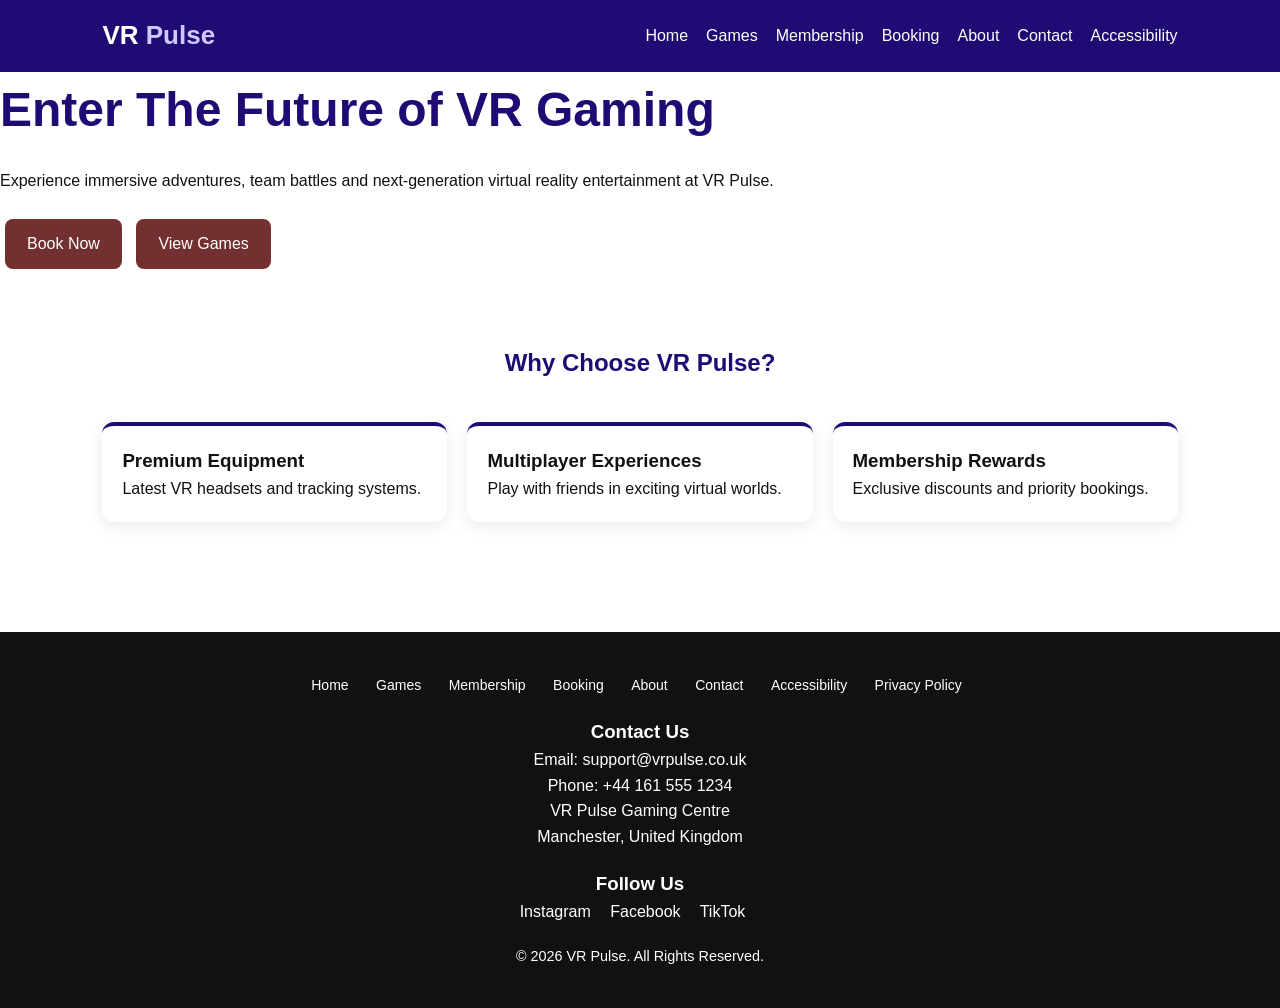
<file: index.html>
<!DOCTYPE html>
<html>
<head>
<title>VR Pulse</title>
<link rel="stylesheet" href="style.css">
</head>
<body>

<header>

<div class="logo">
    VR <span>Pulse</span>
</div>

<button class="hamburger">
☰
</button>

<nav>
<ul>
    <a href="index.html">Home</a>
    <a href="games.html">Games</a>
    <a href="membership.html">Membership</a>
    <a href="booking.html">Booking</a>
    <a href="about.html">About</a>
    <a href="contact.html">Contact</a>
    <a href="accessibility.html">Accessibility</a>
</ul>
</nav>
</header>

<section class="hero">
<div class="hero-content">
<h1>Enter The Future of VR Gaming</h1>

<p>
       Experience immersive adventures, team battles and
       next-generation virtual reality entertainment at VR Pulse.
</p>

<a href="booking.html" class="btn">Book Now</a>
<a href="games.html" class="btn">View Games</a>

</div>


<section class="section">
<h2 class="section-title">Why Choose VR Pulse?</h2>

<div class="cards">

<div class="card">
<h3>Premium Equipment</h3>
<p>Latest VR headsets and tracking systems.</p>
</div>

<div class="card">
<h3>Multiplayer Experiences</h3>
<p>Play with friends in exciting virtual worlds.</p>
</div>

<div class="card">
<h3>Membership Rewards</h3>
<p>Exclusive discounts and priority bookings.</p>
</div>

</div>
</section>

<footer>

<div class="footer-links">
    <a href="index.html">Home</a>
    <a href="games.html">Games</a>
    <a href="membership.html">Membership</a>
    <a href="booking.html">Booking</a>
    <a href="about.html">About</a>
    <a href="contact.html">Contact</a>
    <a href="accessibility.html">Accessibility</a>
    <a href="privacy.html">Privacy Policy</a>
</div>

<div class="footer-contact">

    <h3>Contact Us</h3>

    <p>Email: support@vrpulse.co.uk</p>

    <p>Phone: +44 161 555 1234</p>

    <p>
        VR Pulse Gaming Centre<br>
        Manchester, United Kingdom
    </p>

</div>

<div class="footer-social">

    <h3>Follow Us</h3>

    <a href="#">Instagram</a>
    <a href="#">Facebook</a>
    <a href="#">TikTok</a>

</div>

<p class="copyright">
    © 2026 VR Pulse. All Rights Reserved.
</p>

</footer>

<script src="script.js"></script>

</body>
</html>
</file>
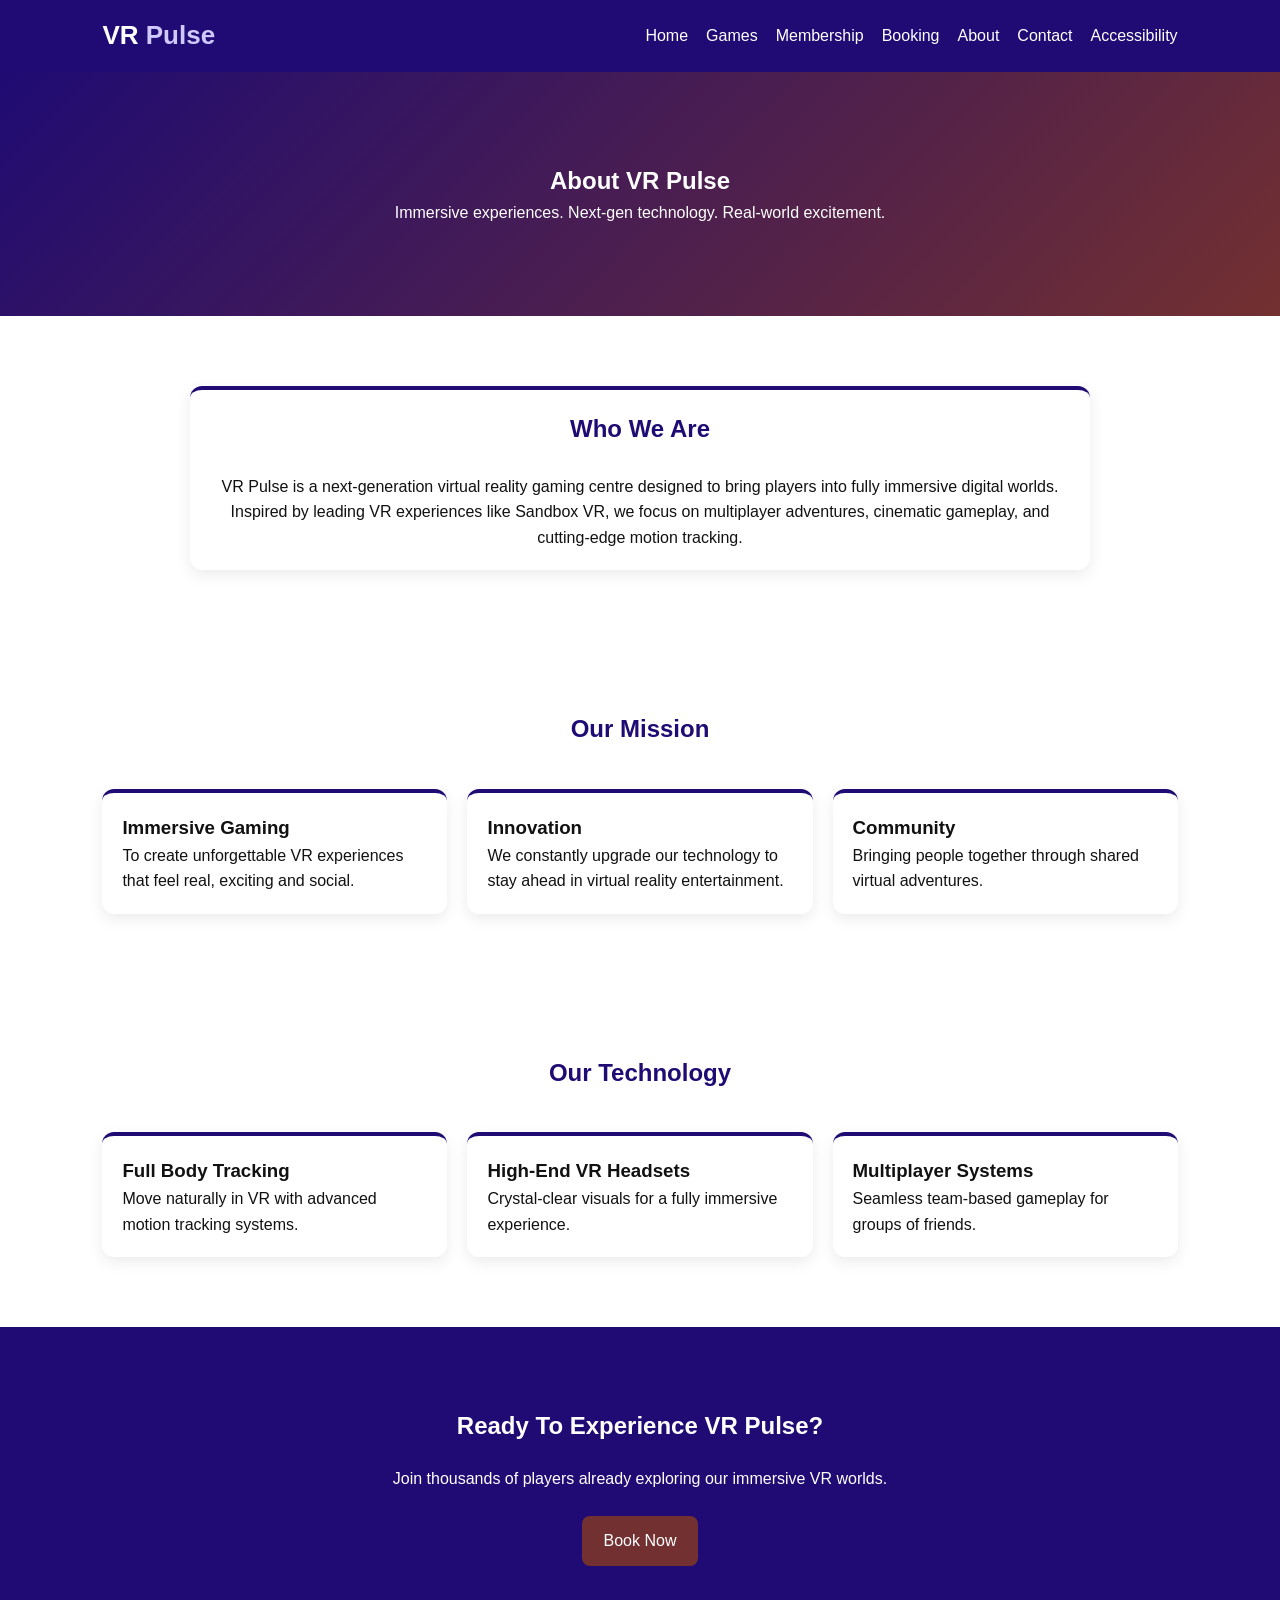
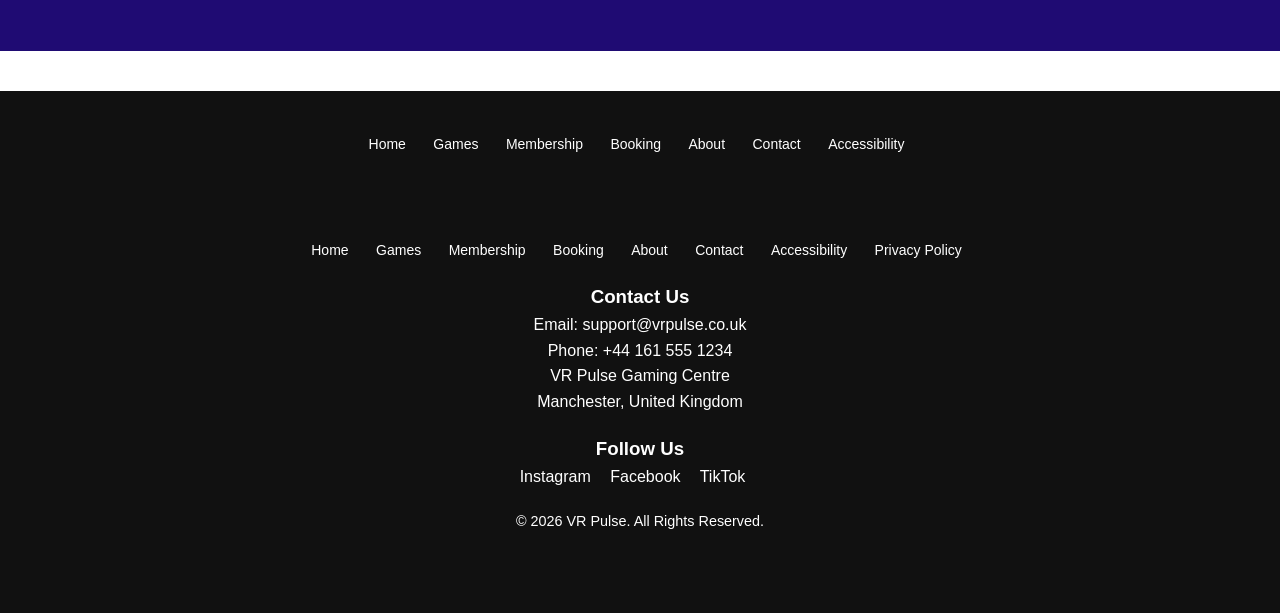
<file: about.html>
<!DOCTYPE html>

<html lang="en">

<head>
<meta charset="UTF-8">
<meta name="viewport" content="width=device-width, initial-scale=1.0">
<title>VR Pulse | About</title>

<link rel="stylesheet" href="style.css">

</head>

<body>

<header>

<div class="logo">
    VR <span>Pulse</span>
</div>

<nav>
    <ul>
        <li><a href="index.html">Home</a></li>
        <li><a href="games.html">Games</a></li>
        <li><a href="membership.html">Membership</a></li>
        <li><a href="booking.html">Booking</a></li>
        <li><a href="about.html">About</a></li>
        <li><a href="contact.html">Contact</a></li>
        <li><a href="accessibility.html">Accessibility</a></li>
    </ul>
</nav>


</header>

<!-- HERO HEADER -->

<section class="page-header">


<h1>About VR Pulse</h1>

<p>
    Immersive experiences. Next-gen technology. Real-world excitement.
</p>


</section>

<!-- ABOUT INTRO -->

<section class="section">


<div class="card" style="max-width:900px; margin:auto; text-align:center;">

    <h2 style="color:#1F0B73;">Who We Are</h2>

    <br>

    <p>
        VR Pulse is a next-generation virtual reality gaming centre
        designed to bring players into fully immersive digital worlds.
        Inspired by leading VR experiences like Sandbox VR, we focus on
        multiplayer adventures, cinematic gameplay, and cutting-edge motion tracking.
    </p>

</div>


</section>

<!-- MISSION / VISION -->

<section class="section">


<h2 class="section-title">Our Mission</h2>

<div class="cards">

    <div class="card">

        <h3>Immersive Gaming</h3>

        <p>
            To create unforgettable VR experiences that feel real, exciting and social.
        </p>

    </div>

    <div class="card">

        <h3>Innovation</h3>

        <p>
            We constantly upgrade our technology to stay ahead in virtual reality entertainment.
        </p>

    </div>

    <div class="card">

        <h3>Community</h3>

        <p>
            Bringing people together through shared virtual adventures.
        </p>

    </div>

</div>


</section>

<!-- TECHNOLOGY SECTION -->

<section class="section">


<h2 class="section-title">Our Technology</h2>

<div class="cards">

    <div class="card">

        <h3>Full Body Tracking</h3>

        <p>
            Move naturally in VR with advanced motion tracking systems.
        </p>

    </div>

    <div class="card">

        <h3>High-End VR Headsets</h3>

        <p>
            Crystal-clear visuals for a fully immersive experience.
        </p>

    </div>

    <div class="card">

        <h3>Multiplayer Systems</h3>

        <p>
            Seamless team-based gameplay for groups of friends.
        </p>

    </div>

</div>


</section>

<!-- CTA -->

<section style="background:#1F0B73; color:white; padding:80px 8%; text-align:center;">


<h2>Ready To Experience VR Pulse?</h2>

<p style="margin:20px auto; max-width:700px;">
    Join thousands of players already exploring our immersive VR worlds.
</p>

<a href="booking.html" class="btn">
    Book Now
</a>


</section>

<footer>


<div class="footer-links">

    <a href="index.html">Home</a>
    <a href="games.html">Games</a>
    <a href="membership.html">Membership</a>
    <a href="booking.html">Booking</a>
    <a href="about.html">About</a>
    <a href="contact.html">Contact</a>
    <a href="accessibility.html">Accessibility</a>

</div>

<footer>

<div class="footer-links">
    <a href="index.html">Home</a>
    <a href="games.html">Games</a>
    <a href="membership.html">Membership</a>
    <a href="booking.html">Booking</a>
    <a href="about.html">About</a>
    <a href="contact.html">Contact</a>
    <a href="accessibility.html">Accessibility</a>
    <a href="privacy.html">Privacy Policy</a>
</div>

<div class="footer-contact">

    <h3>Contact Us</h3>

    <p>Email: support@vrpulse.co.uk</p>

    <p>Phone: +44 161 555 1234</p>

    <p>
        VR Pulse Gaming Centre<br>
        Manchester, United Kingdom
    </p>

</div>

<div class="footer-social">

    <h3>Follow Us</h3>

    <a href="#">Instagram</a>
    <a href="#">Facebook</a>
    <a href="#">TikTok</a>

</div>

<p class="copyright">
    © 2026 VR Pulse. All Rights Reserved.
</p>

</footer>

<script src="script.js"></script>

</body>
</html>
</file>
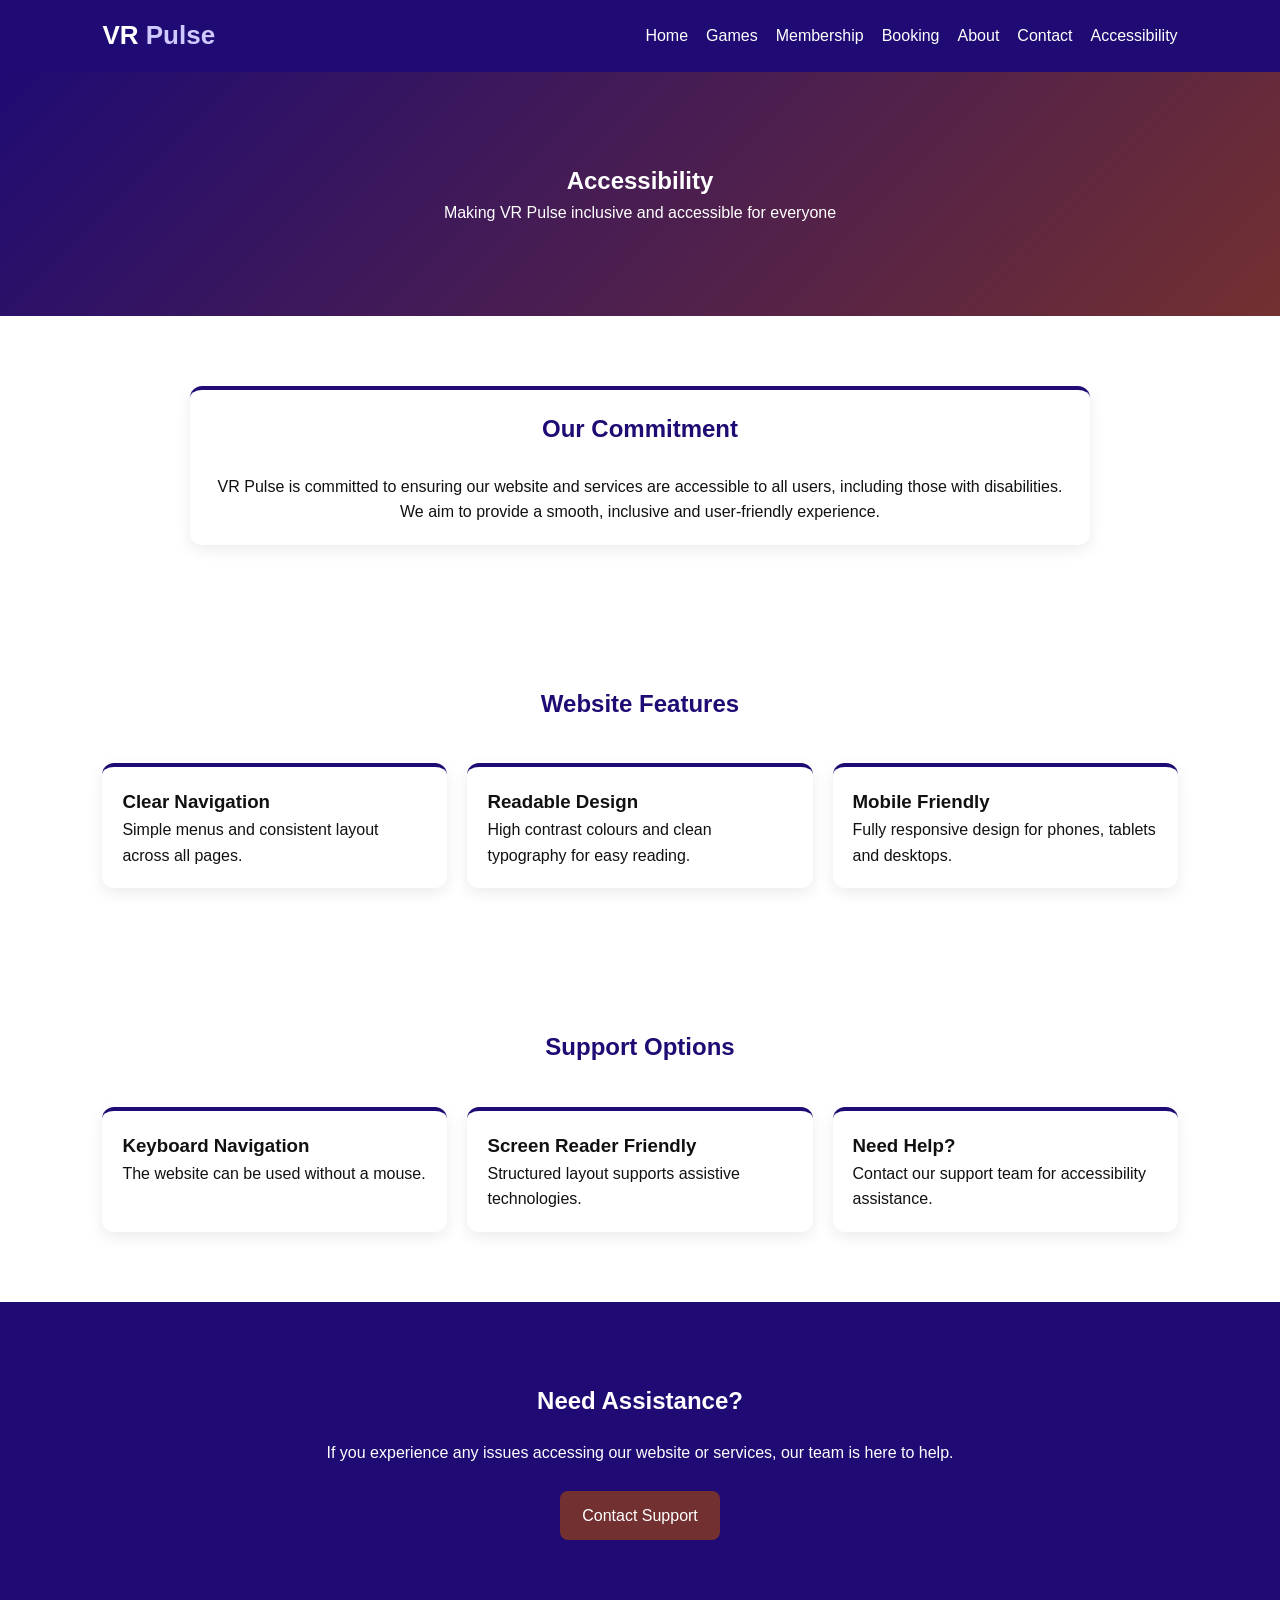
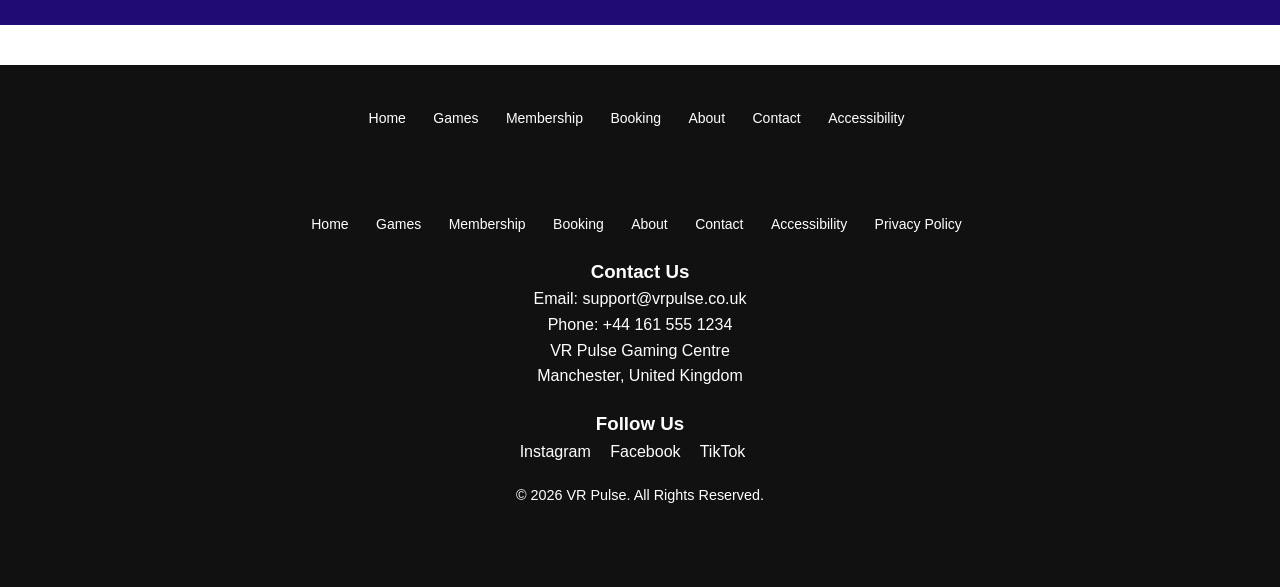
<file: accessibility.html>
<!DOCTYPE html>

<html lang="en">

<head>
<meta charset="UTF-8">
<meta name="viewport" content="width=device-width, initial-scale=1.0">
<title>VR Pulse | Accessibility</title>

<link rel="stylesheet" href="style.css">

</head>

<body>

<header>

<div class="logo">
    VR <span>Pulse</span>
</div>

<nav>
    <ul>
        <li><a href="index.html">Home</a></li>
        <li><a href="games.html">Games</a></li>
        <li><a href="membership.html">Membership</a></li>
        <li><a href="booking.html">Booking</a></li>
        <li><a href="about.html">About</a></li>
        <li><a href="contact.html">Contact</a></li>
        <li><a href="accessibility.html">Accessibility</a></li>
    </ul>
</nav>


</header>

<!-- PAGE HEADER -->

<section class="page-header">


<h1>Accessibility</h1>

<p>
    Making VR Pulse inclusive and accessible for everyone
</p>


</section>

<!-- INTRO -->

<section class="section">


<div class="card" style="max-width:900px; margin:auto; text-align:center;">

    <h2 style="color:#1F0B73;">Our Commitment</h2>

    <br>

    <p>
        VR Pulse is committed to ensuring our website and services
        are accessible to all users, including those with disabilities.
        We aim to provide a smooth, inclusive and user-friendly experience.
    </p>

</div>


</section>

<!-- ACCESSIBILITY FEATURES -->

<section class="section">


<h2 class="section-title">Website Features</h2>

<div class="cards">

    <div class="card">

        <h3>Clear Navigation</h3>

        <p>
            Simple menus and consistent layout across all pages.
        </p>

    </div>

    <div class="card">

        <h3>Readable Design</h3>

        <p>
            High contrast colours and clean typography for easy reading.
        </p>

    </div>

    <div class="card">

        <h3>Mobile Friendly</h3>

        <p>
            Fully responsive design for phones, tablets and desktops.
        </p>

    </div>

</div>


</section>

<!-- ACCESSIBILITY SUPPORT -->

<section class="section">


<h2 class="section-title">Support Options</h2>

<div class="cards">

    <div class="card">

        <h3>Keyboard Navigation</h3>

        <p>
            The website can be used without a mouse.
        </p>

    </div>

    <div class="card">

        <h3>Screen Reader Friendly</h3>

        <p>
            Structured layout supports assistive technologies.
        </p>

    </div>

    <div class="card">

        <h3>Need Help?</h3>

        <p>
            Contact our support team for accessibility assistance.
        </p>

    </div>

</div>


</section>

<!-- CTA -->

<section style="background:#1F0B73; color:white; padding:80px 8%; text-align:center;">


<h2>Need Assistance?</h2>

<p style="margin:20px auto; max-width:700px;">
    If you experience any issues accessing our website or services,
    our team is here to help.
</p>

<a href="contact.html" class="btn">
    Contact Support
</a>


</section>

<footer>


<div class="footer-links">

    <a href="index.html">Home</a>
    <a href="games.html">Games</a>
    <a href="membership.html">Membership</a>
    <a href="booking.html">Booking</a>
    <a href="about.html">About</a>
    <a href="contact.html">Contact</a>
    <a href="accessibility.html">Accessibility</a>

</div>

<footer>

<div class="footer-links">
    <a href="index.html">Home</a>
    <a href="games.html">Games</a>
    <a href="membership.html">Membership</a>
    <a href="booking.html">Booking</a>
    <a href="about.html">About</a>
    <a href="contact.html">Contact</a>
    <a href="accessibility.html">Accessibility</a>
    <a href="privacy.html">Privacy Policy</a>
</div>

<div class="footer-contact">

    <h3>Contact Us</h3>

    <p>Email: support@vrpulse.co.uk</p>

    <p>Phone: +44 161 555 1234</p>

    <p>
        VR Pulse Gaming Centre<br>
        Manchester, United Kingdom
    </p>

</div>

<div class="footer-social">

    <h3>Follow Us</h3>

    <a href="#">Instagram</a>
    <a href="#">Facebook</a>
    <a href="#">TikTok</a>

</div>

<p class="copyright">
    © 2026 VR Pulse. All Rights Reserved.
</p>

</footer>

<script src="script.js"></script>

</body>
</html>
</file>
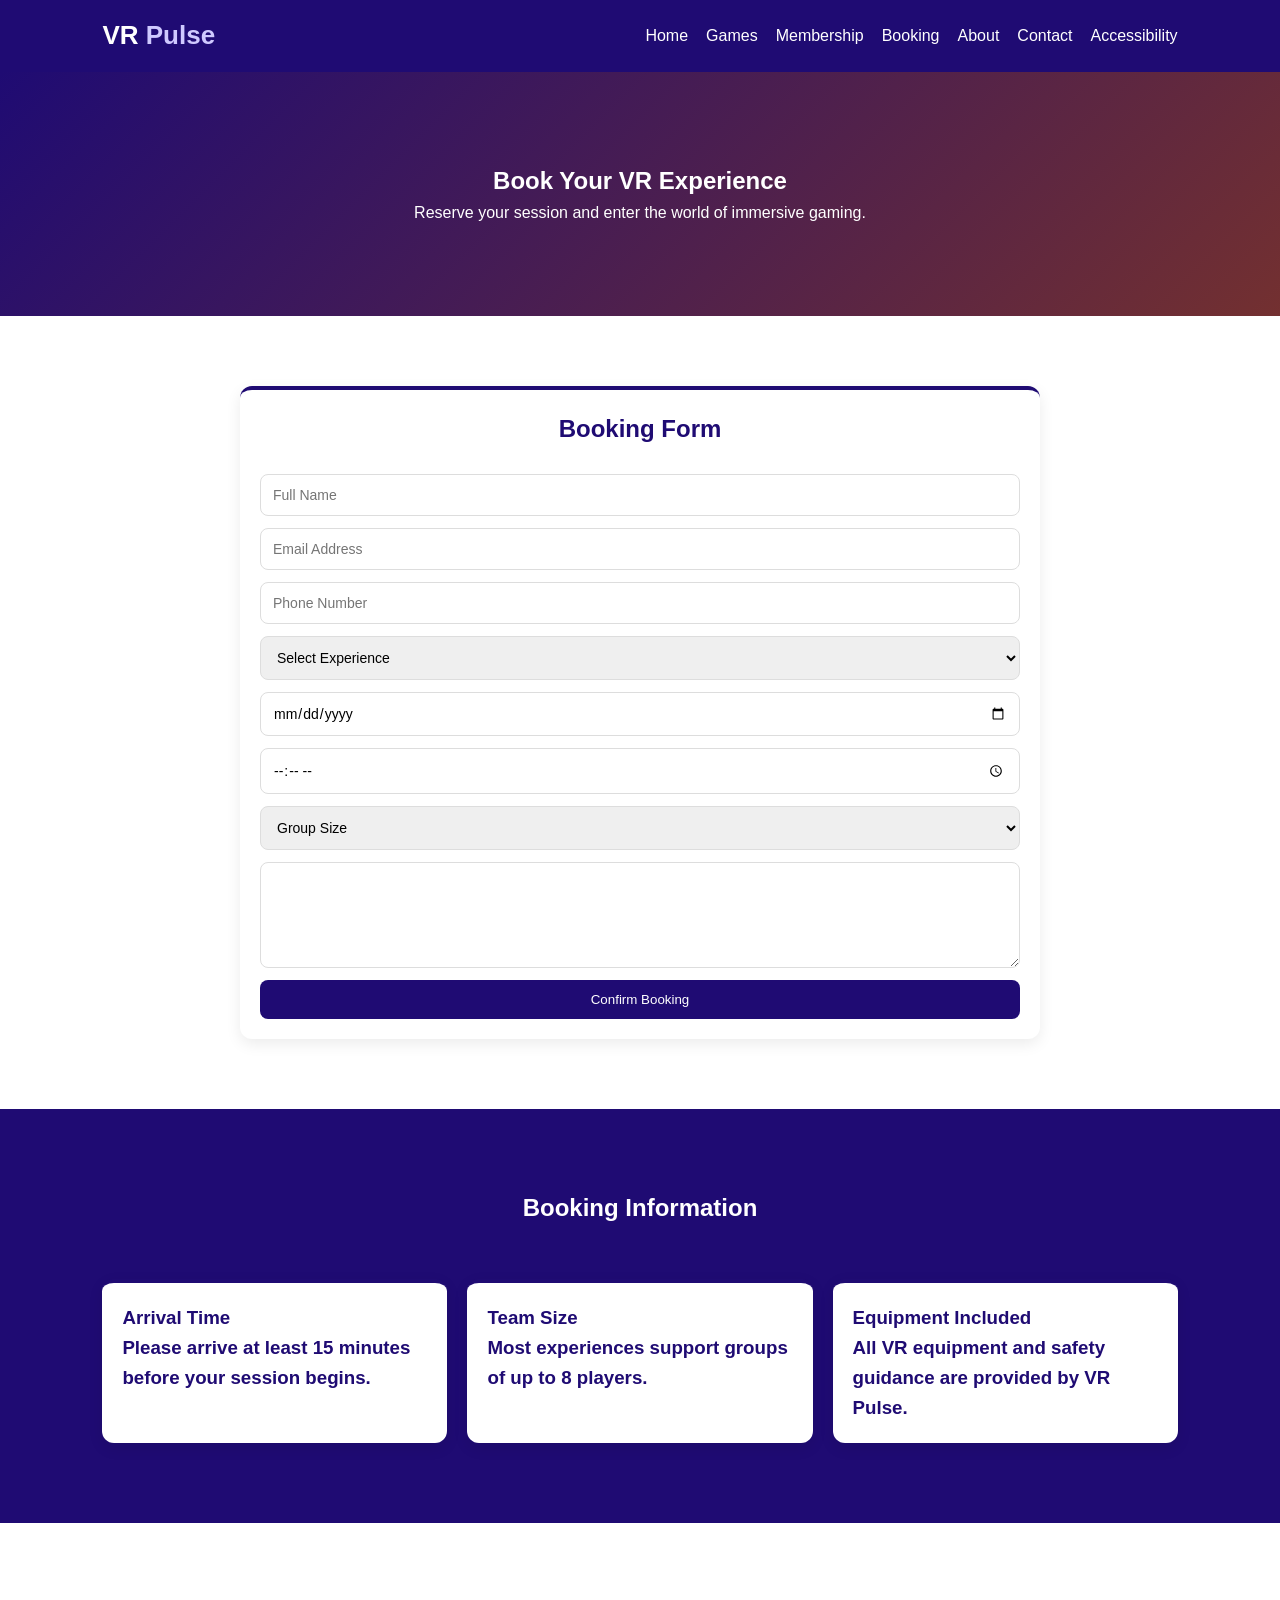
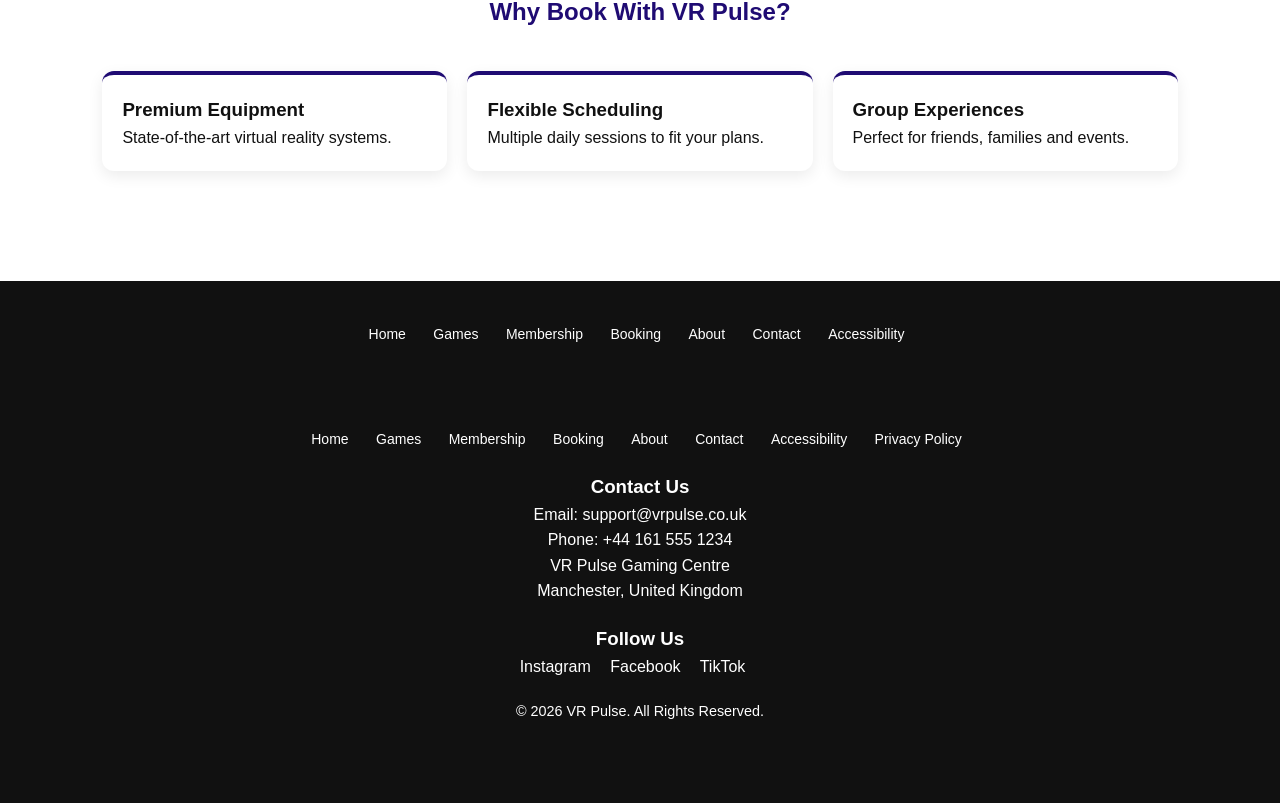
<file: booking.html>
<!DOCTYPE html>

<html lang="en">

<head>
<meta charset="UTF-8">
<meta name="viewport" content="width=device-width, initial-scale=1.0">
<title>VR Pulse | Booking</title>

<link rel="stylesheet" href="style.css">

</head>

<body>

<header>


<div class="logo">
    VR <span>Pulse</span>
</div>

<nav>
    <ul>
        <li><a href="index.html">Home</a></li>
        <li><a href="games.html">Games</a></li>
        <li><a href="membership.html">Membership</a></li>
        <li><a href="booking.html">Booking</a></li>
        <li><a href="about.html">About</a></li>
        <li><a href="contact.html">Contact</a></li>
        <li><a href="accessibility.html">Accessibility</a></li>
    </ul>
</nav>


</header>

<section class="page-header">


<h1>Book Your VR Experience</h1>

<p>
    Reserve your session and enter the world of immersive gaming.
</p>


</section>

<section class="section">


<div class="card" style="max-width:800px; margin:auto;">

    <h2 style="text-align:center; color:#1F0B73;">
        Booking Form
    </h2>

    <br>

    <form>

        <input
        type="text"
        placeholder="Full Name"
        required>

        <input
        type="email"
        placeholder="Email Address"
        required>

        <input
        type="tel"
        placeholder="Phone Number"
        required>

        <select required>

            <option value="">
                Select Experience
            </option>

            <option>
                Deadwood Valley
            </option>

            <option>
                Amber Sky 2088
            </option>

            <option>
                Curse of Davy Jones
            </option>

            <option>
                Squid Game Virtuals
            </option>

        </select>

        <input
        type="date"
        required>

        <input
        type="time"
        required>

        <select required>

            <option value="">
                Group Size
            </option>

            <option>1-2 Players</option>
            <option>3-4 Players</option>
            <option>5-6 Players</option>
            <option>7-8 Players</option>

        </select>

        <textarea
        rows="5"
        placeholder="Additional Notes (Optional)">
        </textarea>

        <button type="submit">
            Confirm Booking
        </button>

    </form>

</div>


</section>

<section
style="
background:#1F0B73;
color:white;
padding:80px 8%;
">


<h2 style="text-align:center;">
    Booking Information
</h2>

<br><br>

<div class="cards">

    <div class="card">

        <h3 style="color:#1F0B73;"> 
            Arrival Time

        <p>
            Please arrive at least
            15 minutes before your session begins.
        </p>

    </div>

    <div class="card">

        <h3 style="color:#1F0B73;">
            Team Size

        <p>
            Most experiences support
            groups of up to 8 players.
        </p>

    </div>

    <div class="card">

        <h3 style="color:#1F0B73;">
            Equipment Included
        

        <p>
            All VR equipment and safety guidance
            are provided by VR Pulse.
        </p>

    </div>

</div>


</section>

<section class="section">


<h2 class="section-title">
    Why Book With VR Pulse?
</h2>

<div class="cards">

    <div class="card">

        <h3>Premium Equipment</h3>

        <p>
            State-of-the-art virtual reality systems.
        </p>

    </div>

    <div class="card">

        <h3>Flexible Scheduling</h3>

        <p>
            Multiple daily sessions to fit your plans.
        </p>

    </div>

    <div class="card">

        <h3>Group Experiences</h3>

        <p>
            Perfect for friends, families and events.
        </p>

    </div>

</div>


</section>

<footer>


<div class="footer-links">

    <a href="index.html">Home</a>
    <a href="games.html">Games</a>
    <a href="membership.html">Membership</a>
    <a href="booking.html">Booking</a>
    <a href="about.html">About</a>
    <a href="contact.html">Contact</a>
    <a href="accessibility.html">Accessibility</a>

</div>

<footer>

<div class="footer-links">
    <a href="index.html">Home</a>
    <a href="games.html">Games</a>
    <a href="membership.html">Membership</a>
    <a href="booking.html">Booking</a>
    <a href="about.html">About</a>
    <a href="contact.html">Contact</a>
    <a href="accessibility.html">Accessibility</a>
    <a href="privacy.html">Privacy Policy</a>
</div>

<div class="footer-contact">

    <h3>Contact Us</h3>

    <p>Email: support@vrpulse.co.uk</p>

    <p>Phone: +44 161 555 1234</p>

    <p>
        VR Pulse Gaming Centre<br>
        Manchester, United Kingdom
    </p>

</div>

<div class="footer-social">

    <h3>Follow Us</h3>

    <a href="#">Instagram</a>
    <a href="#">Facebook</a>
    <a href="#">TikTok</a>

</div>

<p class="copyright">
    © 2026 VR Pulse. All Rights Reserved.
</p>

</footer>

<script src="script.js"></script>

</body>
</html>
</file>
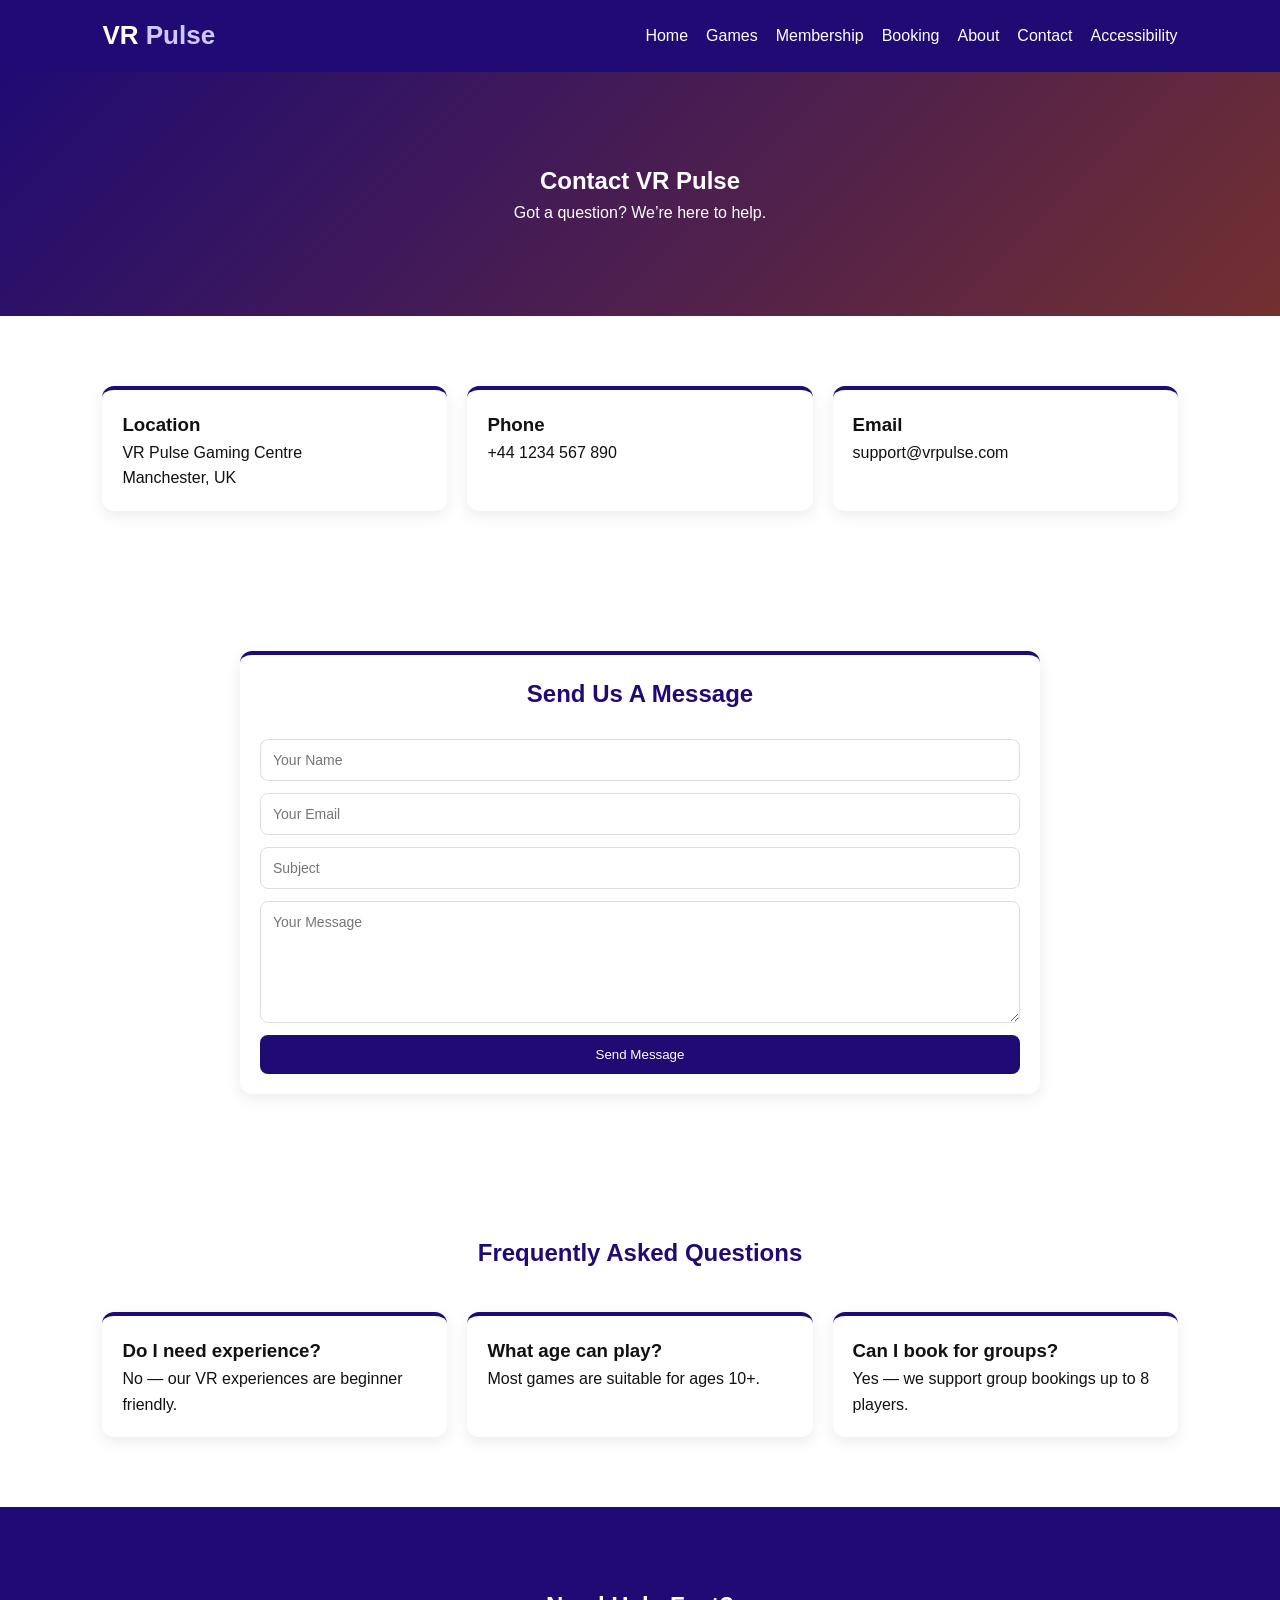
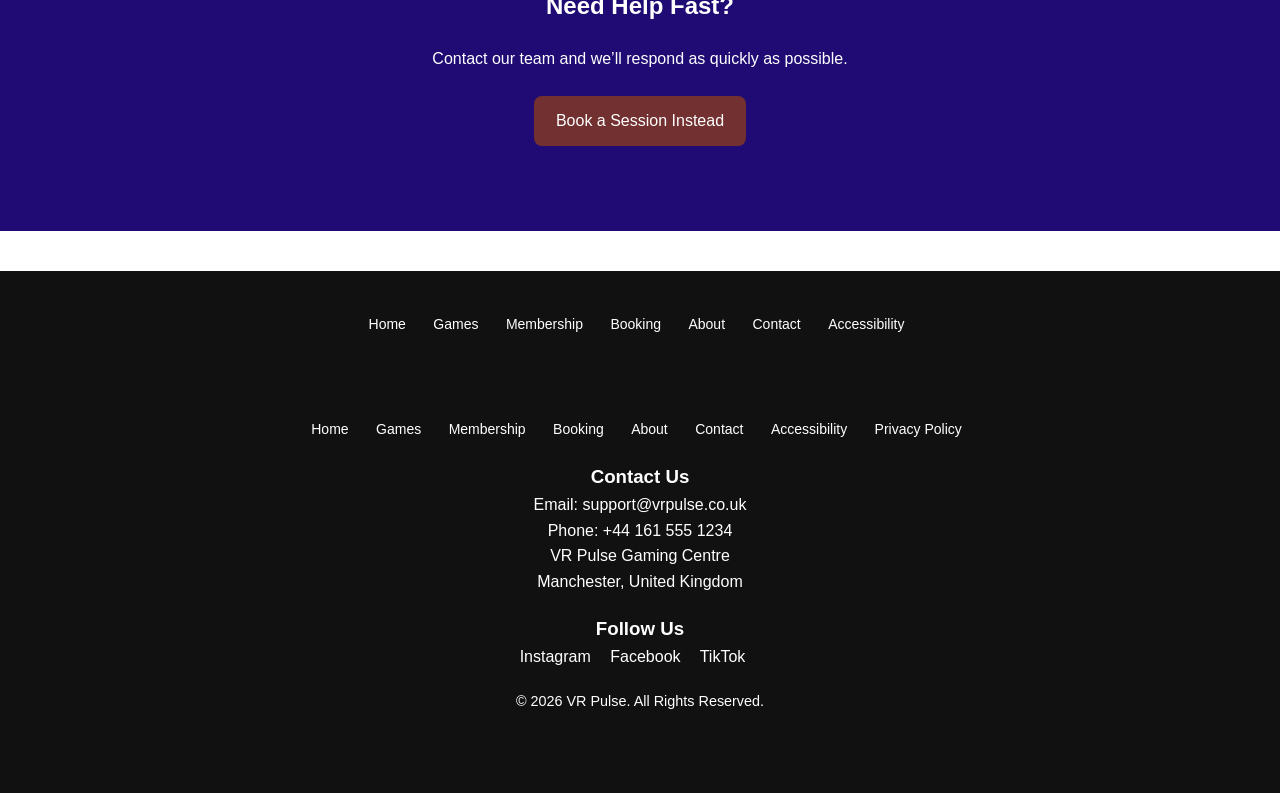
<file: contact.html>
<!DOCTYPE html>

<html lang="en">

<head>
<meta charset="UTF-8">
<meta name="viewport" content="width=device-width, initial-scale=1.0">
<title>VR Pulse | Contact</title>

<link rel="stylesheet" href="style.css">

</head>

<body>

<header>


<div class="logo">
    VR <span>Pulse</span>
</div>

<nav>
    <ul>
        <li><a href="index.html">Home</a></li>
        <li><a href="games.html">Games</a></li>
        <li><a href="membership.html">Membership</a></li>
        <li><a href="booking.html">Booking</a></li>
        <li><a href="about.html">About</a></li>
        <li><a href="contact.html">Contact</a></li>
        <li><a href="accessibility.html">Accessibility</a></li>
    </ul>
</nav>


</header>

<!-- PAGE HEADER -->

<section class="page-header">


<h1>Contact VR Pulse</h1>

<p>
    Got a question? We’re here to help.
</p>


</section>

<!-- CONTACT INFO -->

<section class="section">


<div class="cards">

    <div class="card">

        <h3>Location</h3>

        <p>
            VR Pulse Gaming Centre<br>
            Manchester, UK
        </p>

    </div>

    <div class="card">

        <h3>Phone</h3>

        <p>
            +44 1234 567 890
        </p>

    </div>

    <div class="card">

        <h3>Email</h3>

        <p>
            support@vrpulse.com
        </p>

    </div>

</div>


</section>

<!-- CONTACT FORM -->

<section class="section">


<div class="card" style="max-width:800px; margin:auto;">

    <h2 style="text-align:center; color:#1F0B73;">
        Send Us A Message
    </h2>

    <br>

    <form>

        <input type="text" placeholder="Your Name" required>

        <input type="email" placeholder="Your Email" required>

        <input type="text" placeholder="Subject">

        <textarea rows="6" placeholder="Your Message"></textarea>

        <button type="submit">
            Send Message
        </button>

    </form>

</div>


</section>

<!-- FAQ SECTION -->

<section class="section">


<h2 class="section-title">Frequently Asked Questions</h2>

<div class="cards">

    <div class="card">

        <h3>Do I need experience?</h3>

        <p>
            No — our VR experiences are beginner friendly.
        </p>

    </div>

    <div class="card">

        <h3>What age can play?</h3>

        <p>
            Most games are suitable for ages 10+.
        </p>

    </div>

    <div class="card">

        <h3>Can I book for groups?</h3>

        <p>
            Yes — we support group bookings up to 8 players.
        </p>

    </div>

</div>


</section>

<!-- CTA -->

<section style="background:#1F0B73; color:white; padding:80px 8%; text-align:center;">


<h2>Need Help Fast?</h2>

<p style="margin:20px auto; max-width:700px;">
    Contact our team and we’ll respond as quickly as possible.
</p>

<a href="booking.html" class="btn">
    Book a Session Instead
</a>


</section>

<footer>


<div class="footer-links">

    <a href="index.html">Home</a>
    <a href="games.html">Games</a>
    <a href="membership.html">Membership</a>
    <a href="booking.html">Booking</a>
    <a href="about.html">About</a>
    <a href="contact.html">Contact</a>
    <a href="accessibility.html">Accessibility</a>

</div>

<footer>

<div class="footer-links">
    <a href="index.html">Home</a>
    <a href="games.html">Games</a>
    <a href="membership.html">Membership</a>
    <a href="booking.html">Booking</a>
    <a href="about.html">About</a>
    <a href="contact.html">Contact</a>
    <a href="accessibility.html">Accessibility</a>
    <a href="privacy.html">Privacy Policy</a>
</div>

<div class="footer-contact">

    <h3>Contact Us</h3>

    <p>Email: support@vrpulse.co.uk</p>

    <p>Phone: +44 161 555 1234</p>

    <p>
        VR Pulse Gaming Centre<br>
        Manchester, United Kingdom
    </p>

</div>

<div class="footer-social">

    <h3>Follow Us</h3>

    <a href="#">Instagram</a>
    <a href="#">Facebook</a>
    <a href="#">TikTok</a>

</div>

<p class="copyright">
    © 2026 VR Pulse. All Rights Reserved.
</p>

</footer>

<script src="script.js"></script>

</body>
</html>
</file>
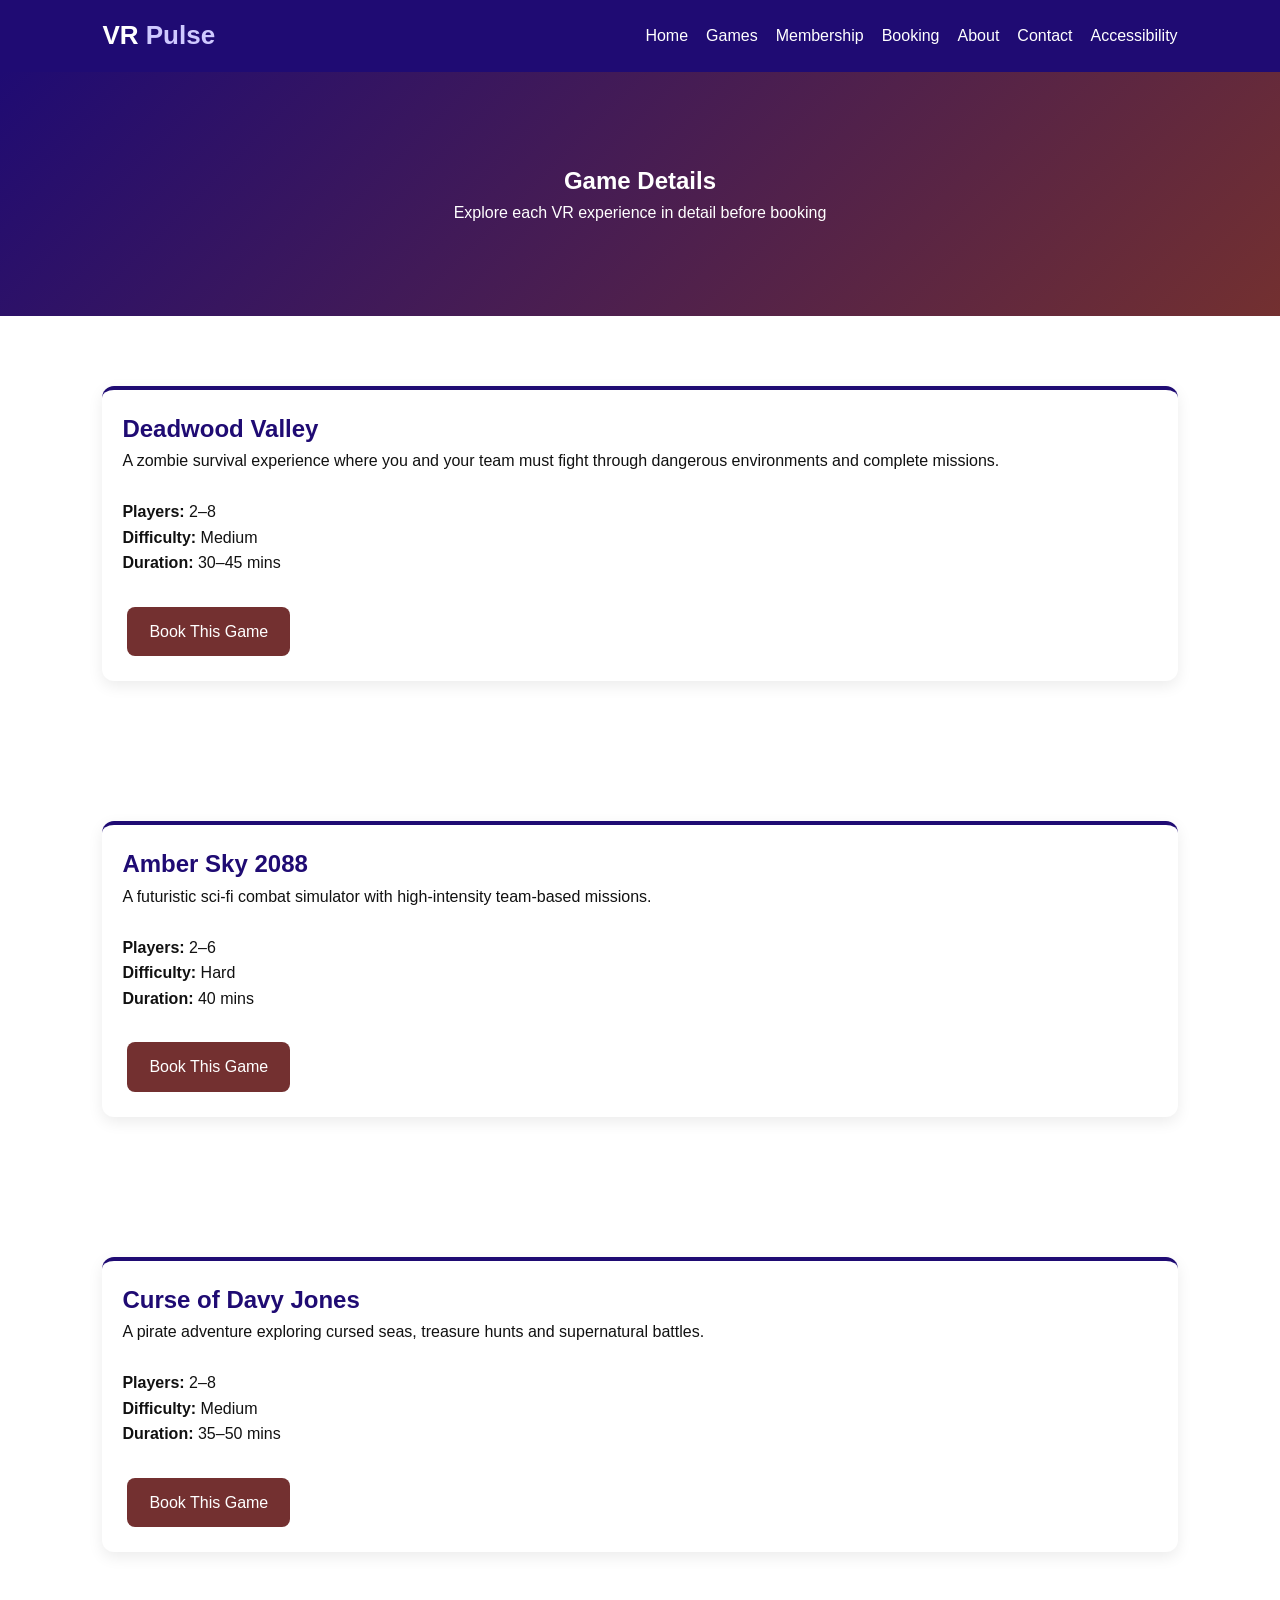
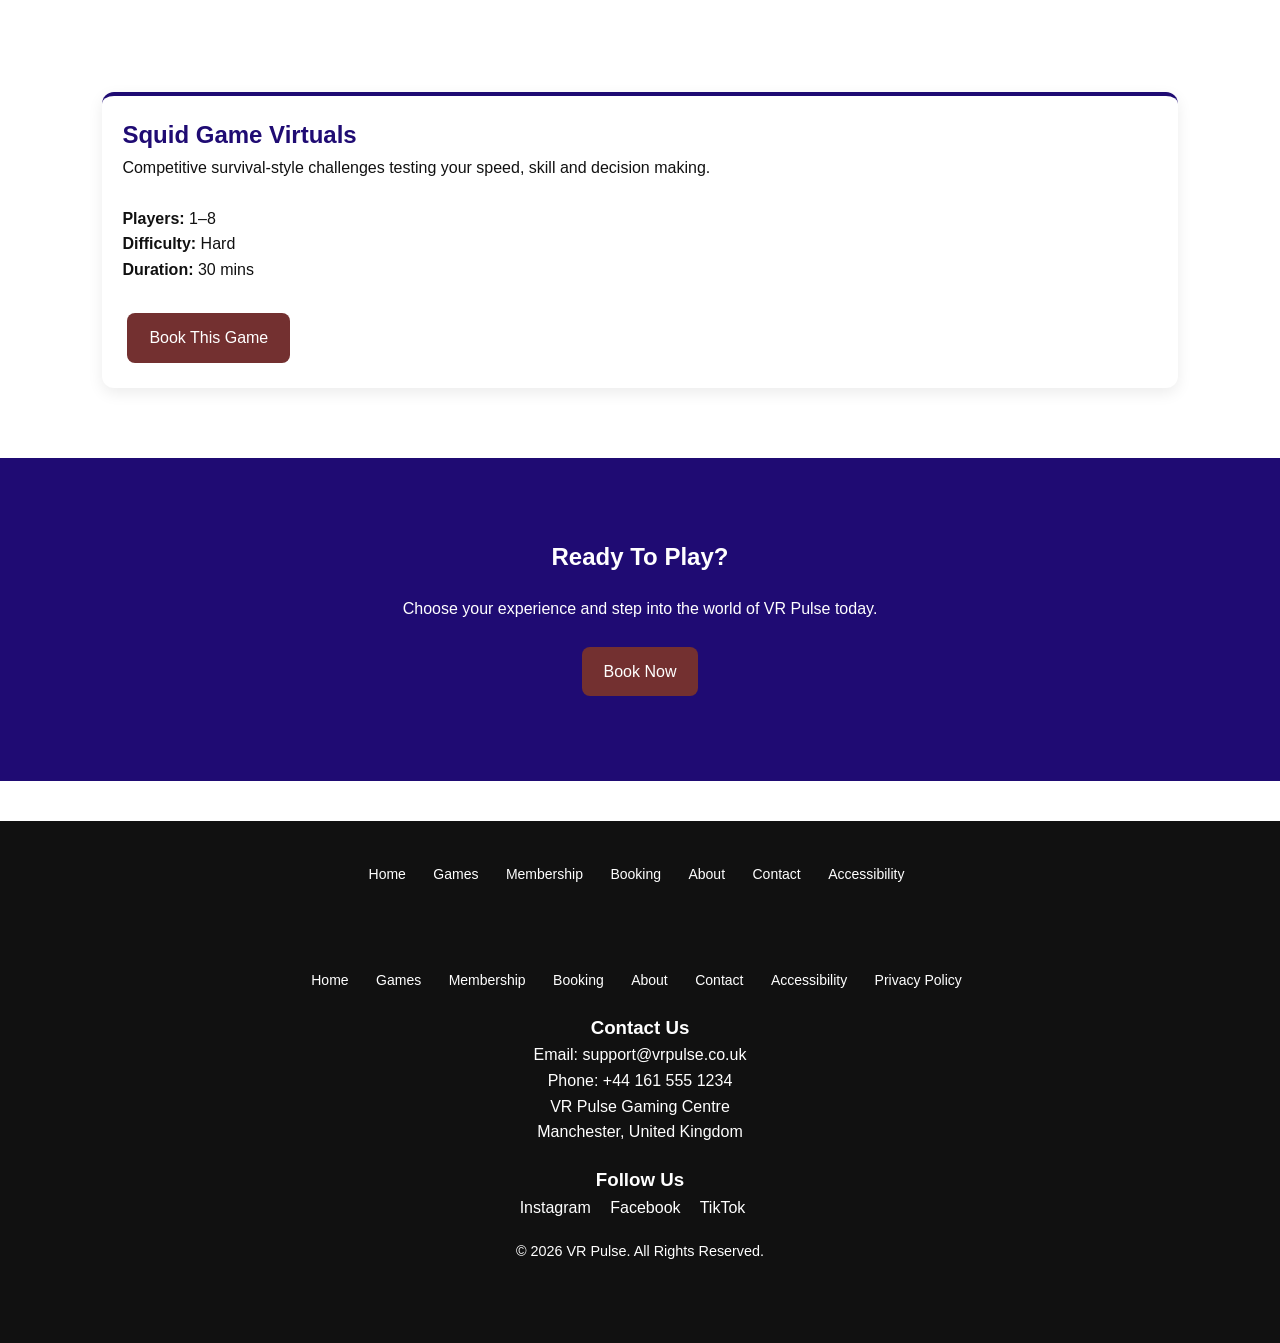
<file: details.html>
<!DOCTYPE html>

<html lang="en">

<head>
<meta charset="UTF-8">
<meta name="viewport" content="width=device-width, initial-scale=1.0">
<title>VR Pulse | Game Details</title>

<link rel="stylesheet" href="style.css">

</head>

<body>

<header>


<div class="logo">
    VR <span>Pulse</span>
</div>

<nav>
    <ul>
        <li><a href="index.html">Home</a></li>
        <li><a href="games.html">Games</a></li>
        <li><a href="membership.html">Membership</a></li>
        <li><a href="booking.html">Booking</a></li>
        <li><a href="about.html">About</a></li>
        <li><a href="contact.html">Contact</a></li>
        <li><a href="accessibility.html">Accessibility</a></li>
    </ul>
</nav>


</header>

<!-- PAGE HEADER -->

<section class="page-header">


<h1>Game Details</h1>

<p>
    Explore each VR experience in detail before booking
</p>


</section>

<!-- GAME DETAIL SECTION -->

<section class="section">


<div class="card">

    <h2 style="color:#1F0B73;">Deadwood Valley</h2>

    <p>
        A zombie survival experience where you and your team
        must fight through dangerous environments and complete missions.
    </p>

    <br>

    <p><strong>Players:</strong> 2–8</p>
    <p><strong>Difficulty:</strong> Medium</p>
    <p><strong>Duration:</strong> 30–45 mins</p>

    <br>

    <a href="booking.html" class="btn">Book This Game</a>

</div>


</section>

<section class="section">


<div class="card">

    <h2 style="color:#1F0B73;">Amber Sky 2088</h2>

    <p>
        A futuristic sci-fi combat simulator with high-intensity
        team-based missions.
    </p>

    <br>

    <p><strong>Players:</strong> 2–6</p>
    <p><strong>Difficulty:</strong> Hard</p>
    <p><strong>Duration:</strong> 40 mins</p>

    <br>

    <a href="booking.html" class="btn">Book This Game</a>

</div>


</section>

<section class="section">


<div class="card">

    <h2 style="color:#1F0B73;">Curse of Davy Jones</h2>

    <p>
        A pirate adventure exploring cursed seas, treasure hunts
        and supernatural battles.
    </p>

    <br>

    <p><strong>Players:</strong> 2–8</p>
    <p><strong>Difficulty:</strong> Medium</p>
    <p><strong>Duration:</strong> 35–50 mins</p>

    <br>

    <a href="booking.html" class="btn">Book This Game</a>

</div>


</section>

<section class="section">


<div class="card">

    <h2 style="color:#1F0B73;">Squid Game Virtuals</h2>

    <p>
        Competitive survival-style challenges testing your speed,
        skill and decision making.
    </p>

    <br>

    <p><strong>Players:</strong> 1–8</p>
    <p><strong>Difficulty:</strong> Hard</p>
    <p><strong>Duration:</strong> 30 mins</p>

    <br>

    <a href="booking.html" class="btn">Book This Game</a>

</div>


</section>

<!-- CTA -->

<section style="background:#1F0B73; color:white; padding:80px 8%; text-align:center;">

<h2>Ready To Play?</h2>

<p style="margin:20px auto; max-width:700px;">
    Choose your experience and step into the world of VR Pulse today.
</p>

<a href="booking.html" class="btn">
    Book Now
</a>


</section>

<footer>

<div class="footer-links">

    <a href="index.html">Home</a>
    <a href="games.html">Games</a>
    <a href="membership.html">Membership</a>
    <a href="booking.html">Booking</a>
    <a href="about.html">About</a>
    <a href="contact.html">Contact</a>
    <a href="accessibility.html">Accessibility</a>

</div>

<footer>

<div class="footer-links">
    <a href="index.html">Home</a>
    <a href="games.html">Games</a>
    <a href="membership.html">Membership</a>
    <a href="booking.html">Booking</a>
    <a href="about.html">About</a>
    <a href="contact.html">Contact</a>
    <a href="accessibility.html">Accessibility</a>
    <a href="privacy.html">Privacy Policy</a>
</div>

<div class="footer-contact">

    <h3>Contact Us</h3>

    <p>Email: support@vrpulse.co.uk</p>

    <p>Phone: +44 161 555 1234</p>

    <p>
        VR Pulse Gaming Centre<br>
        Manchester, United Kingdom
    </p>

</div>

<div class="footer-social">

    <h3>Follow Us</h3>

    <a href="#">Instagram</a>
    <a href="#">Facebook</a>
    <a href="#">TikTok</a>

</div>

<p class="copyright">
    © 2026 VR Pulse. All Rights Reserved.
</p>

</footer>

<script src="script.js"></script>

</body>
</html>
</file>
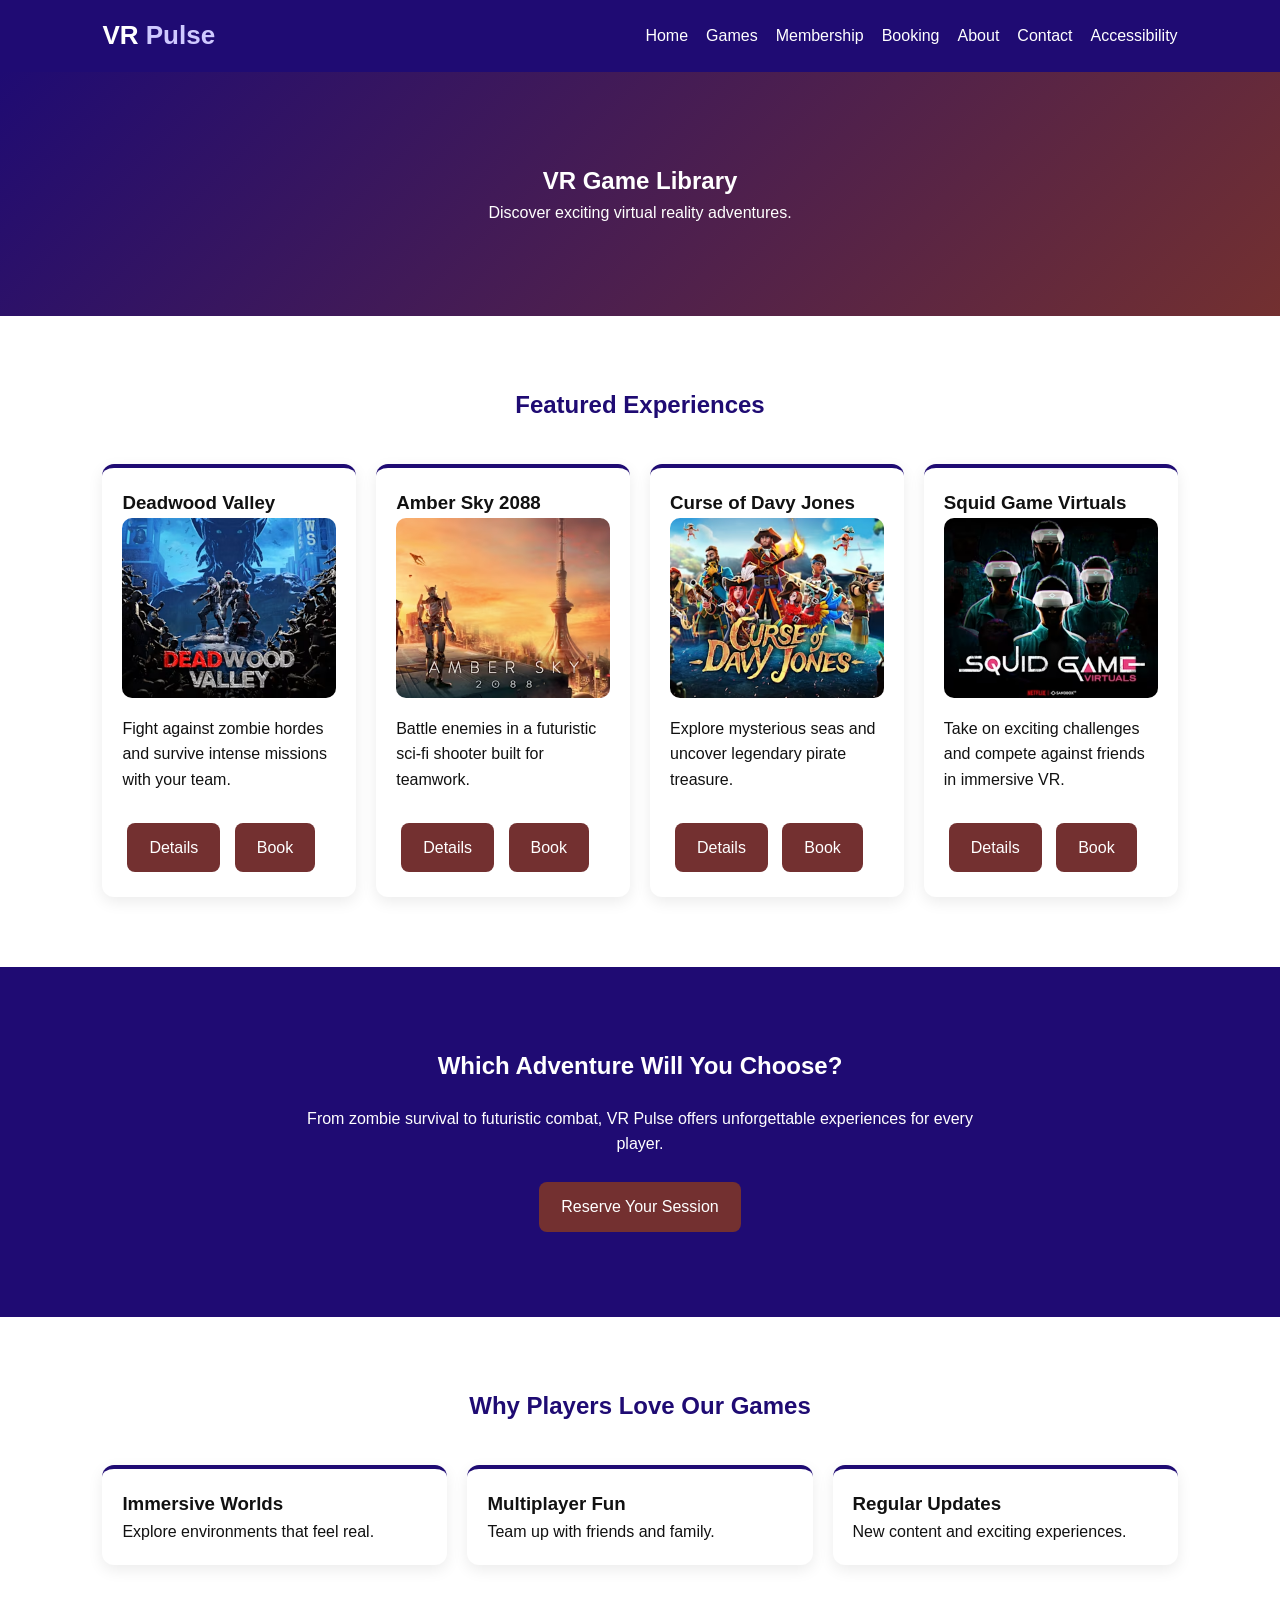
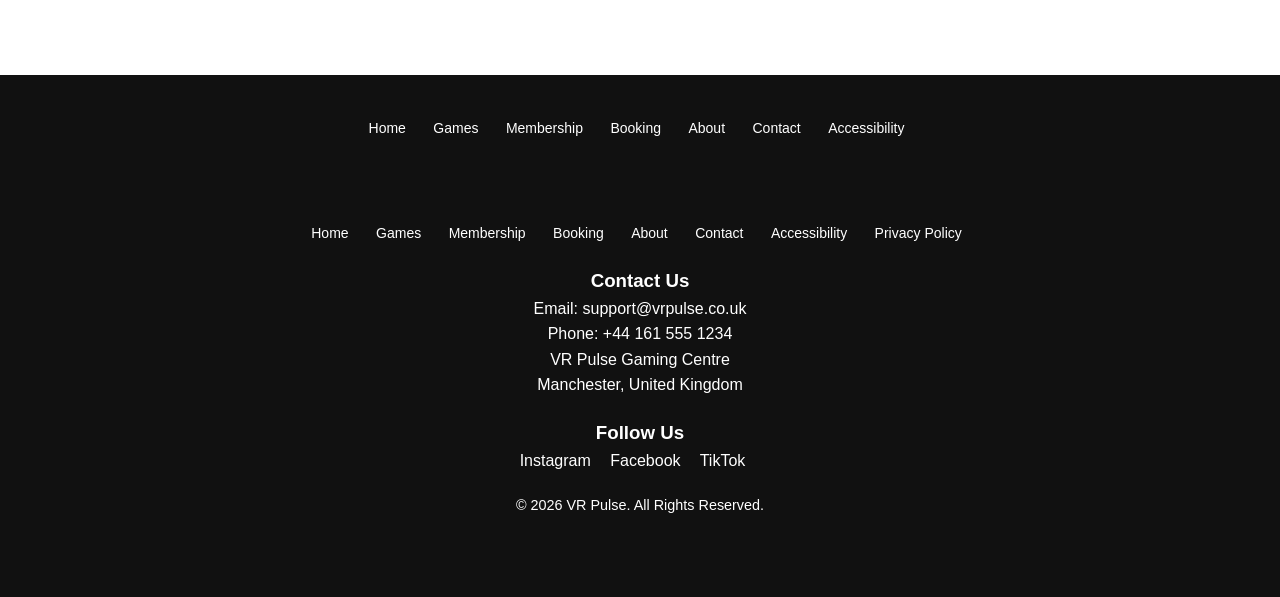
<file: games.html>
<!DOCTYPE html>

<html lang="en">

<head>
<meta charset="UTF-8">
<meta name="viewport" content="width=device-width, initial-scale=1.0">
<title>VR Pulse | Games</title>

<link rel="stylesheet" href="style.css">

</head>

<body>

<header>

<div class="logo">
    VR <span>Pulse</span>
</div>

<nav>
    <ul>
        <li><a href="index.html">Home</a></li>
        <li><a href="games.html">Games</a></li>
        <li><a href="membership.html">Membership</a></li>
        <li><a href="booking.html">Booking</a></li>
        <li><a href="about.html">About</a></li>
        <li><a href="contact.html">Contact</a></li>
        <li><a href="accessibility.html">Accessibility</a></li>
    </ul>
</nav>

</header>

<section class="page-header">

<h1>VR Game Library</h1>

<p>
    Discover exciting virtual reality adventures.
</p>

</section>

<section class="section">


<h2 class="section-title">
    Featured Experiences
</h2>

<div class="cards">

    <div class="card">



        <h3>Deadwood Valley</h3>
        <img src="./images/deadwoodvalley.png" alt="VR Pulse">

        <p>
            Fight against zombie hordes and survive
            intense missions with your team.
        </p>

        <br>

        <a href="details.html" class="btn">
            Details
        </a>

        <a href="booking.html" class="btn">
            Book
        </a>

    </div>

    <div class="card">



        <h3>Amber Sky 2088</h3>
          <img src="./images/ambersky.png" alt="VR Pulse">

        <p>
            Battle enemies in a futuristic sci-fi
            shooter built for teamwork.
        </p>

        <br>

        <a href="details.html" class="btn">
            Details
        </a>

        <a href="booking.html" class="btn">
            Book
        </a>

    </div>

    <div class="card">


        <h3>Curse of Davy Jones</h3>
        <img src="./images/curseofdavyjones.png" alt="VR Pulse">

        <p>
            Explore mysterious seas and uncover
            legendary pirate treasure.
        </p>

        <br>

        <a href="details.html" class="btn">
            Details
        </a>

        <a href="booking.html" class="btn">
            Book
        </a>

    </div>

    <div class="card">
        <h3>Squid Game Virtuals</h3>
          <img src="./images/squidgame.png" alt="VR Pulse">

        <p>
            Take on exciting challenges and compete
            against friends in immersive VR.
        </p>

        <br>

        <a href="details.html" class="btn">
            Details
        </a>

        <a href="booking.html" class="btn">
            Book
        </a>

    </div>

</div>


</section>

<section
style="
background:#1F0B73;
color:white;
padding:80px 8%;
text-align:center;
">

<h2>
    Which Adventure Will You Choose?
</h2>

<p
style="
max-width:700px;
margin:20px auto;
">
    From zombie survival to futuristic combat,
    VR Pulse offers unforgettable experiences
    for every player.
</p>

<a href="booking.html" class="btn">
    Reserve Your Session
</a>

</section>

<section class="section">


<h2 class="section-title">
    Why Players Love Our Games
</h2>

<div class="cards">

    <div class="card">
        <h3>Immersive Worlds</h3>
        <p>
            Explore environments that feel real.
        </p>
    </div>

    <div class="card">
        <h3>Multiplayer Fun</h3>
        <p>
            Team up with friends and family.
        </p>
    </div>

    <div class="card">
        <h3>Regular Updates</h3>
        <p>
            New content and exciting experiences.
        </p>
    </div>

</div>
</section>

<footer>

<div class="footer-links">

    <a href="index.html">Home</a>
    <a href="games.html">Games</a>
    <a href="membership.html">Membership</a>
    <a href="booking.html">Booking</a>
    <a href="about.html">About</a>
    <a href="contact.html">Contact</a>
    <a href="accessibility.html">Accessibility</a>

</div>

<footer>

<div class="footer-links">
    <a href="index.html">Home</a>
    <a href="games.html">Games</a>
    <a href="membership.html">Membership</a>
    <a href="booking.html">Booking</a>
    <a href="about.html">About</a>
    <a href="contact.html">Contact</a>
    <a href="accessibility.html">Accessibility</a>
    <a href="privacy.html">Privacy Policy</a>
</div>

<div class="footer-contact">

    <h3>Contact Us</h3>

    <p>Email: support@vrpulse.co.uk</p>

    <p>Phone: +44 161 555 1234</p>

    <p>
        VR Pulse Gaming Centre<br>
        Manchester, United Kingdom
    </p>

</div>

<div class="footer-social">

    <h3>Follow Us</h3>

    <a href="#">Instagram</a>
    <a href="#">Facebook</a>
    <a href="#">TikTok</a>

</div>

<p class="copyright">
    © 2026 VR Pulse. All Rights Reserved.
</p>

</footer>

<script src="script.js"></script>

</body>
</html>
</file>
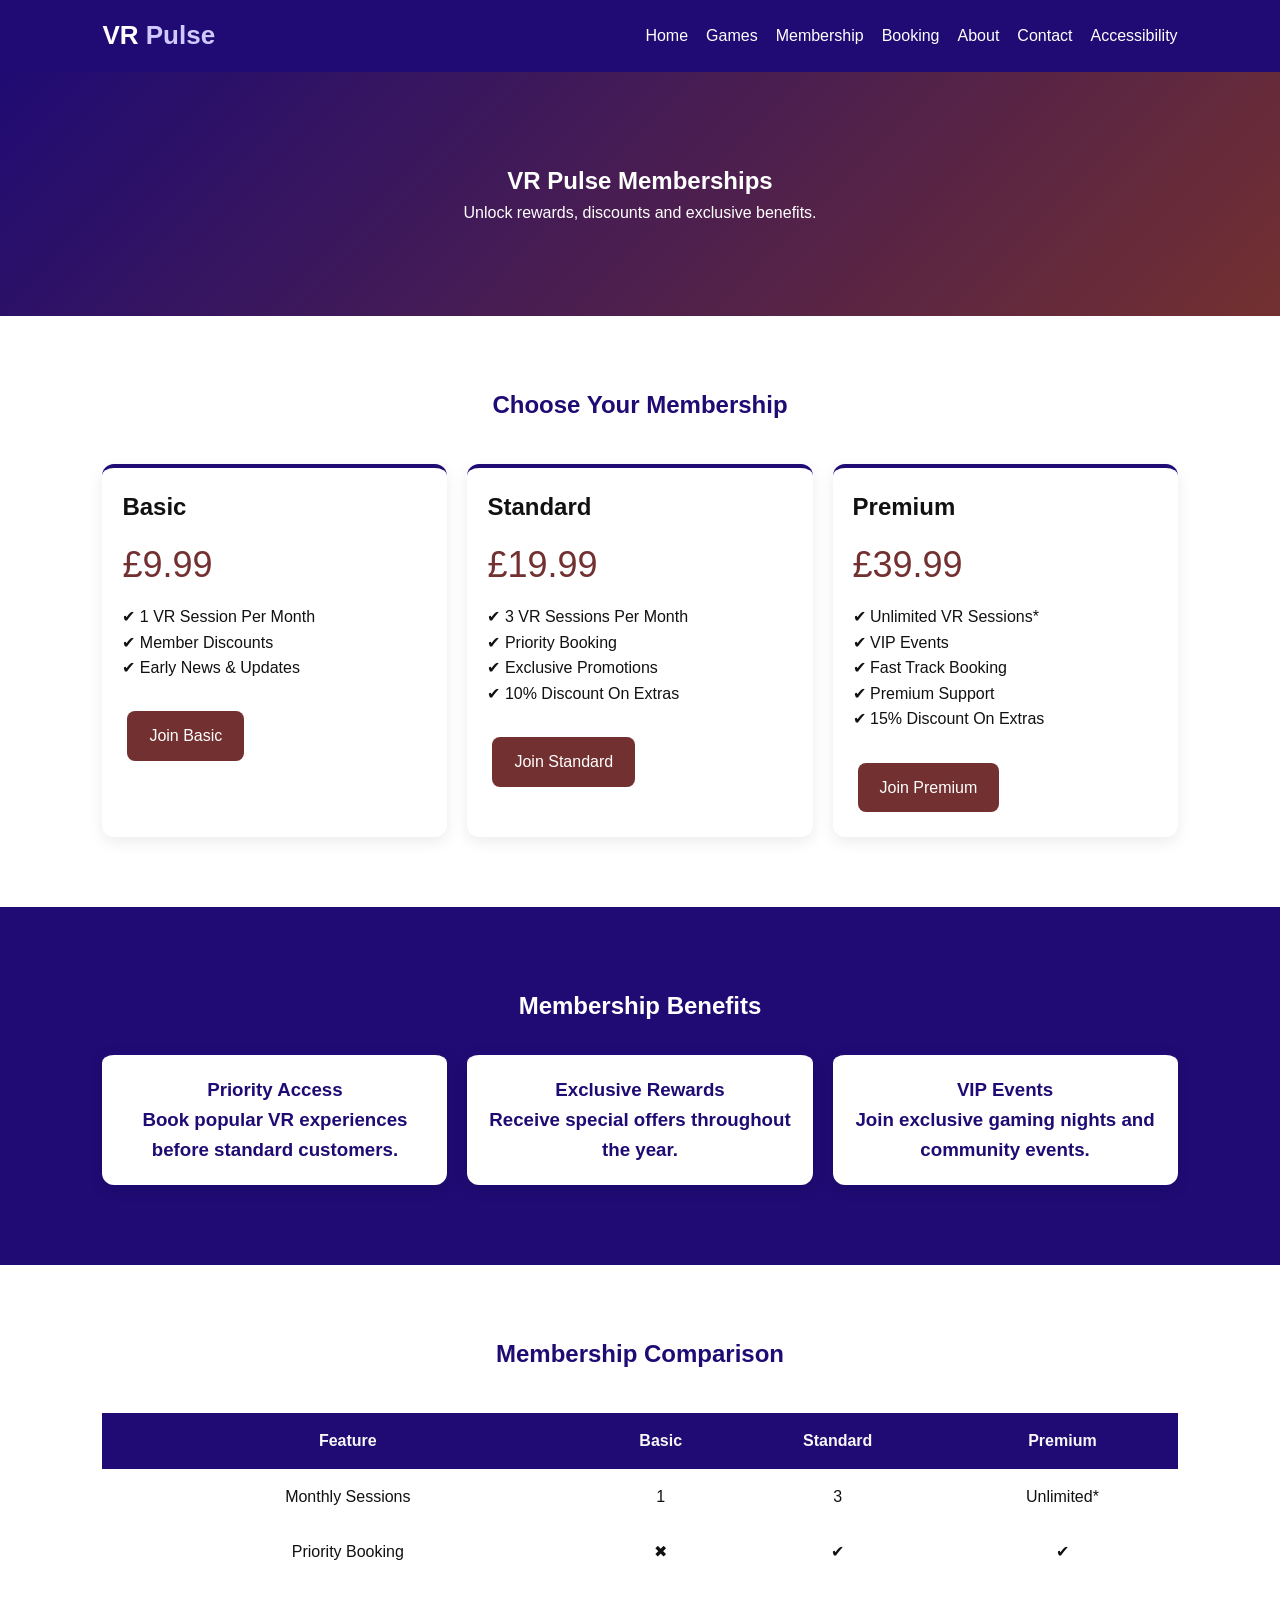
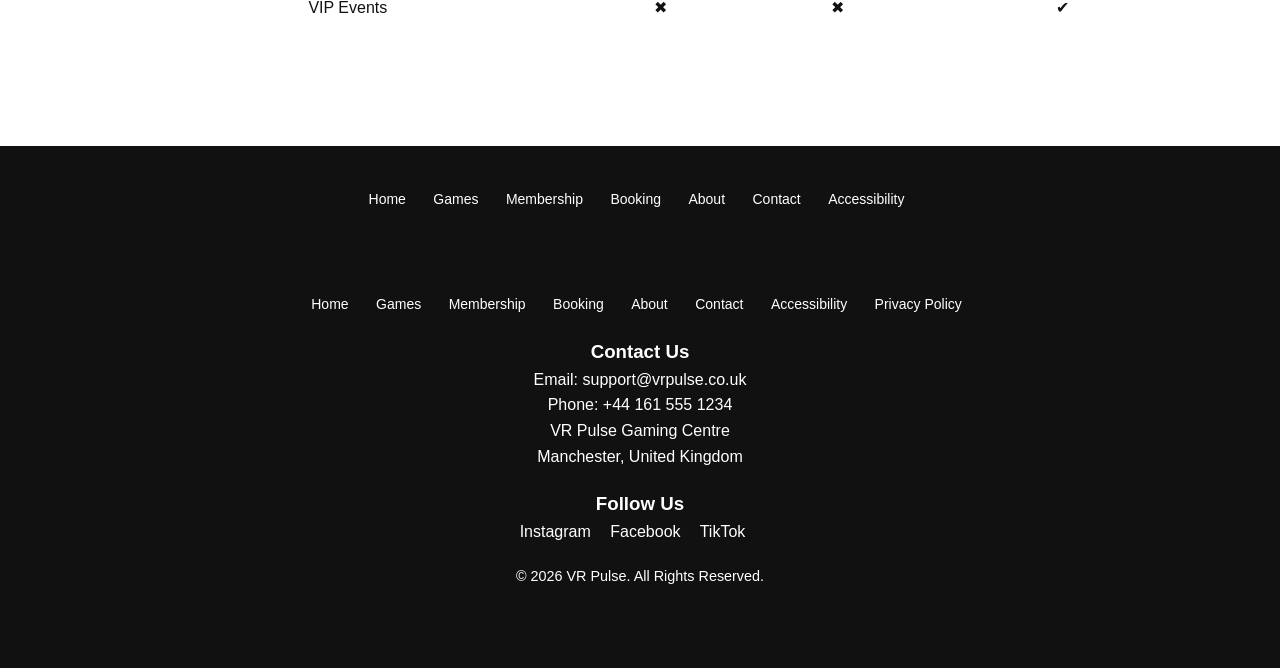
<file: membership.html>
<!DOCTYPE html>

<html lang="en">

<head>
<meta charset="UTF-8">
<meta name="viewport" content="width=device-width, initial-scale=1.0">
<title>VR Pulse | Memberships</title>

<link rel="stylesheet" href="style.css">

</head>

<body>

<header>

<div class="logo">
    VR <span>Pulse</span>
</div>

<nav>
    <ul>
        <li><a href="index.html">Home</a></li>
        <li><a href="games.html">Games</a></li>
        <li><a href="membership.html">Membership</a></li>
        <li><a href="booking.html">Booking</a></li>
        <li><a href="about.html">About</a></li>
        <li><a href="contact.html">Contact</a></li>
        <li><a href="accessibility.html">Accessibility</a></li>
    </ul>
</nav>


</header>

<section class="page-header">


<h1>VR Pulse Memberships</h1>

<p>
    Unlock rewards, discounts and exclusive benefits.
</p>


</section>

<section class="section">


<h2 class="section-title">
    Choose Your Membership
</h2>

<div class="cards">

    <div class="card membership">

        <h2>Basic</h2>

        <div class="price">
            £9.99
        </div>

        <p>✔ 1 VR Session Per Month</p>

        <p>✔ Member Discounts</p>

        <p>✔ Early News & Updates</p>

        <br>

        <a href="booking.html" class="btn">
            Join Basic
        </a>

    </div>

    <div class="card membership">

        <h2>Standard</h2>

        <div class="price">
            £19.99
        </div>

        <p>✔ 3 VR Sessions Per Month</p>

        <p>✔ Priority Booking</p>

        <p>✔ Exclusive Promotions</p>

        <p>✔ 10% Discount On Extras</p>

        <br>

        <a href="booking.html" class="btn">
            Join Standard
        </a>

    </div>

    <div class="card membership">

        <h2>Premium</h2>

        <div class="price">
            £39.99
        </div>

        <p>✔ Unlimited VR Sessions*</p>

        <p>✔ VIP Events</p>

        <p>✔ Fast Track Booking</p>

        <p>✔ Premium Support</p>

        <p>✔ 15% Discount On Extras</p>

        <br>

        <a href="booking.html" class="btn">
            Join Premium
        </a>

    </div>

</div>


</section>

<section
style="
background:#1F0B73;
color:white;
padding:80px 8%;
text-align:center;
">


<h2>
    Membership Benefits
</h2>

<br>

<div class="cards">

    <div class="card">

        <h3 style="color:#1F0B73;">
            Priority Access
      

        <p>
            Book popular VR experiences before
            standard customers.
        </p>

    </div>

    <div class="card">

        <h3 style="color:#1F0B73;">
            Exclusive Rewards
        

        <p>
            Receive special offers throughout
            the year.
        </p>

    </div>

    <div class="card">

        <h3 style="color:#1F0B73;">
            VIP Events
      

        <p>
            Join exclusive gaming nights and
            community events.
        </p>

    </div>

</div>


</section>

<section class="section">


<h2 class="section-title">
    Membership Comparison
</h2>

<table
style="
width:100%;
border-collapse:collapse;
text-align:center;
">

    <tr style="background:#1F0B73;color:rgb(247, 247, 247);">
        <th style="padding:15px;">Feature</th>
        <th>Basic</th>
        <th>Standard</th>
        <th>Premium</th>
    </tr>

    <tr>
        <td style="padding:15px;">Monthly Sessions</td>
        <td>1</td>
        <td>3</td>
        <td>Unlimited*</td>
    </tr>

    <tr>
        <td style="padding:15px;">Priority Booking</td>
        <td>✖</td>
        <td>✔</td>
        <td>✔</td>
    </tr>

    <tr>
        <td style="padding:15px;">VIP Events</td>
        <td>✖</td>
        <td>✖</td>
        <td>✔</td>
    </tr>

</table>


</section>

<footer>


<div class="footer-links">

    <a href="index.html">Home</a>
    <a href="games.html">Games</a>
    <a href="membership.html">Membership</a>
    <a href="booking.html">Booking</a>
    <a href="about.html">About</a>
    <a href="contact.html">Contact</a>
    <a href="accessibility.html">Accessibility</a>

</div>

<footer>

<div class="footer-links">
    <a href="index.html">Home</a>
    <a href="games.html">Games</a>
    <a href="membership.html">Membership</a>
    <a href="booking.html">Booking</a>
    <a href="about.html">About</a>
    <a href="contact.html">Contact</a>
    <a href="accessibility.html">Accessibility</a>
    <a href="privacy.html">Privacy Policy</a>
</div>

<div class="footer-contact">

    <h3>Contact Us</h3>

    <p>Email: support@vrpulse.co.uk</p>

    <p>Phone: +44 161 555 1234</p>

    <p>
        VR Pulse Gaming Centre<br>
        Manchester, United Kingdom
    </p>

</div>

<div class="footer-social">

    <h3>Follow Us</h3>

    <a href="#">Instagram</a>
    <a href="#">Facebook</a>
    <a href="#">TikTok</a>

</div>

<p class="copyright">
    © 2026 VR Pulse. All Rights Reserved.
</p>

</footer>

<script src="script.js"></script>

</body>
</html>
</file>
<file: style.css>
:root{
--blue:#1F0B73;
--accent:#733030;
--white:#ffffff;
--black:#111111;
--light:#f4f4f4;
}

*{
margin:0;
padding:0;
box-sizing:border-box;
font-family:'Segoe UI', sans-serif;
}

body{
background:var(--white);
color:var(--black);
line-height:1.6;
}

/* HEADER */

header{
background:var(--blue);
color:white;
display:flex;
justify-content:space-between;
align-items:center;
padding:15px 8%;
position:sticky;
top:0;
z-index:1000;
}

.logo{
font-size:26px;
font-weight:bold;
}

.logo span{
color:#cfc9ff;
}

nav ul{
list-style:none;
display:flex;
gap:18px;
flex-wrap:wrap;
}

nav a{
color:white;
text-decoration:none;
transition:0.3s;
font-weight:500;
}

nav a:hover

/* HERO */

.hero{
display:flex;
align-items:center;
justify-content:space-between;
padding:80px 8%;
gap:40px;
background:linear-gradient(135deg,#ffffff,#f5f5ff);
}

.hero-content h1{
font-size:48px;
color:var(--blue);
margin-bottom:20px;
}

.hero-content p{
margin-bottom:20px;
}

.hero-image img{
width:100%;
border-radius:12px;
box-shadow:0 10px 25px rgba(0,0,0,0.15);
}

/* BUTTONS */

.btn{
display:inline-block;
background:var(--accent);
color:white;
padding:12px 22px;
border-radius:8px;
text-decoration:none;
transition:0.3s;
margin:5px;
}

.btn:hover{
transform:translateY(-2px);
background:#8c3f3f;
}

.secondary-btn{
background:white;
color:var(--blue);
border:2px solid var(--blue);
}

.secondary-btn:hover{
background:var(--blue);
color:white;
}

/* SECTIONS */

.section{
padding:70px 8%;
}

.section-title{
text-align:center;
margin-bottom:40px;
color:var(--blue);
}

/* CARDS */

.cards{
display:grid;
grid-template-columns:repeat(auto-fit,minmax(240px,1fr));
gap:20px;
}

.card{
background:white;
padding:20px;
border-radius:12px;
box-shadow:0 5px 15px rgba(0,0,0,0.08);
transition:0.3s;
border-top:4px solid var(--blue);
}

.card:hover{
transform:translateY(-5px);
border-top:4px solid var(--accent);
}

/* MEMBERSHIP PRICE */

.price{
font-size:36px;
color:var(--accent);
margin:10px 0;
}

/* PAGE HEADER */

.page-header{
background:linear-gradient(135deg,var(--blue),var(--accent));
color:white;
text-align:center;
padding:90px 20px;
}

/* FORM */

form{
display:flex;
flex-direction:column;
gap:12px;
}

input, textarea, select{
padding:12px;
border:1px solid #ddd;
border-radius:8px;
font-size:14px;
}

button{
padding:12px;
border:none;
background:var(--blue);
color:white;
border-radius:8px;
cursor:pointer;
transition:0.3s;
}

button:hover{
background:var(--accent);
}

/* FOOTER */

footer{
background:var(--blue);
color:white;
text-align:center;
padding:30px;
margin-top:40px;
}

.footer-links{
margin-bottom:10px;
}

.footer-links a{
color:white;
margin:0 8px;
text-decoration:none;
font-size:14px;
}

.footer-links a:hover

/* CTA SECTIONS */

.cta{
background:linear-gradient(135deg,var(--blue),var(--accent));
color:white;
text-align:center;
padding:80px 8%;
}

.cta h2{
font-size:34px;
margin-bottom:15px;
}

/* MOBILE */

@media(max-width:768px){

.hero{
flex-direction:column;
text-align:center;
}

.hero-content h1{
font-size:34px;
}

nav ul{
justify-content:center;
}

}
.card img{
    width:100%;
    height:180px;
    object-fit:cover;
    border-radius:10px;
    margin-bottom:10px;
}
/* FOOTER */

footer{
    background:#111;
    color:white;
    padding:40px;
    text-align:center;
}

.footer-links,
.footer-contact,
.footer-social{
    margin-bottom:20px;
}

.footer-links a,
.footer-social a{
    color:white;
    text-decoration:none;
    margin-right:15px;
}

.footer-links a:hover,
.footer-social a:hover{
    color:#ff3131;
}

.copyright{
    margin-top:20px;
    font-size:0.9rem;
}
/* HAMBURGER MENU */

.hamburger{
    display:none;
    background:none;
    border:none;
    color:white;
    font-size:2rem;
    cursor:pointer;
}

@media (max-width:768px){

    .hamburger{
        display:block;
    }

    nav{
        display:none;
        width:100%;
    }

    nav.active{
        display:block;
    }

    nav ul{
        flex-direction:column;
        text-align:center;
    }

}
</file>
